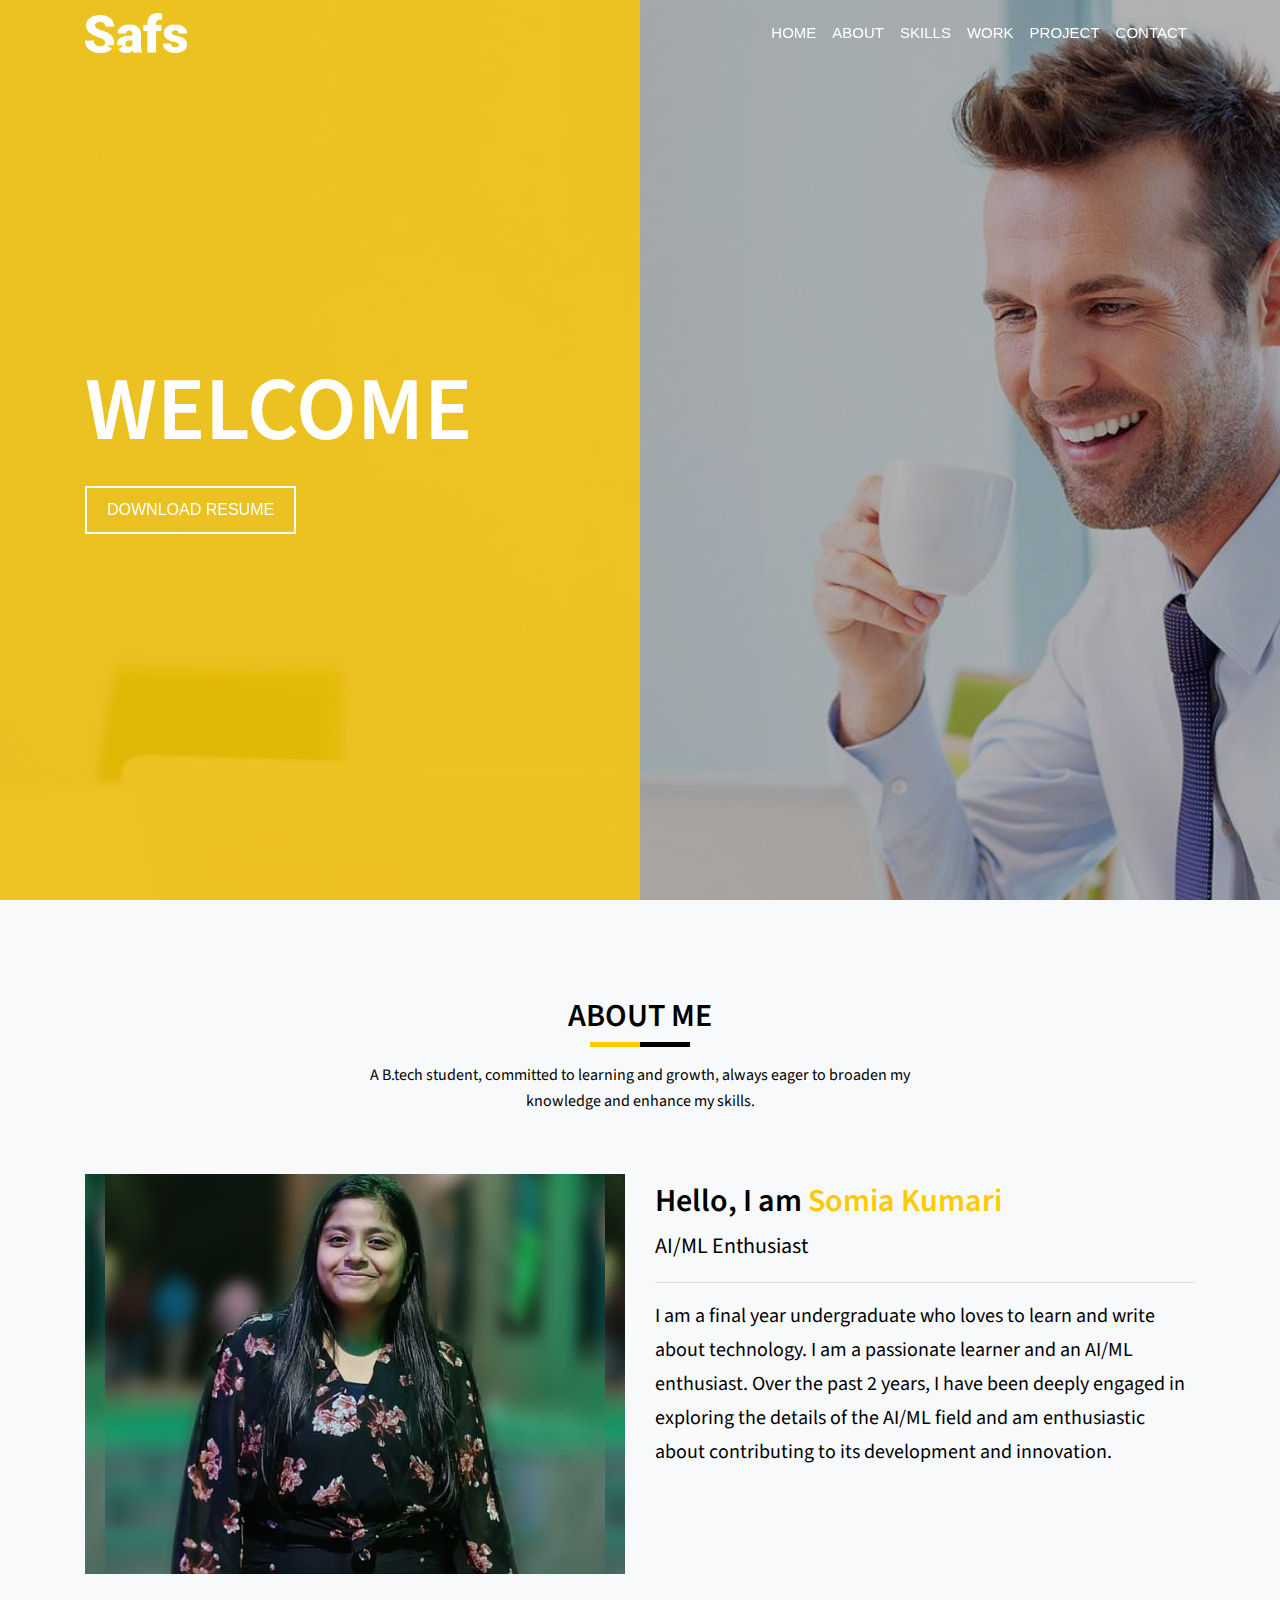
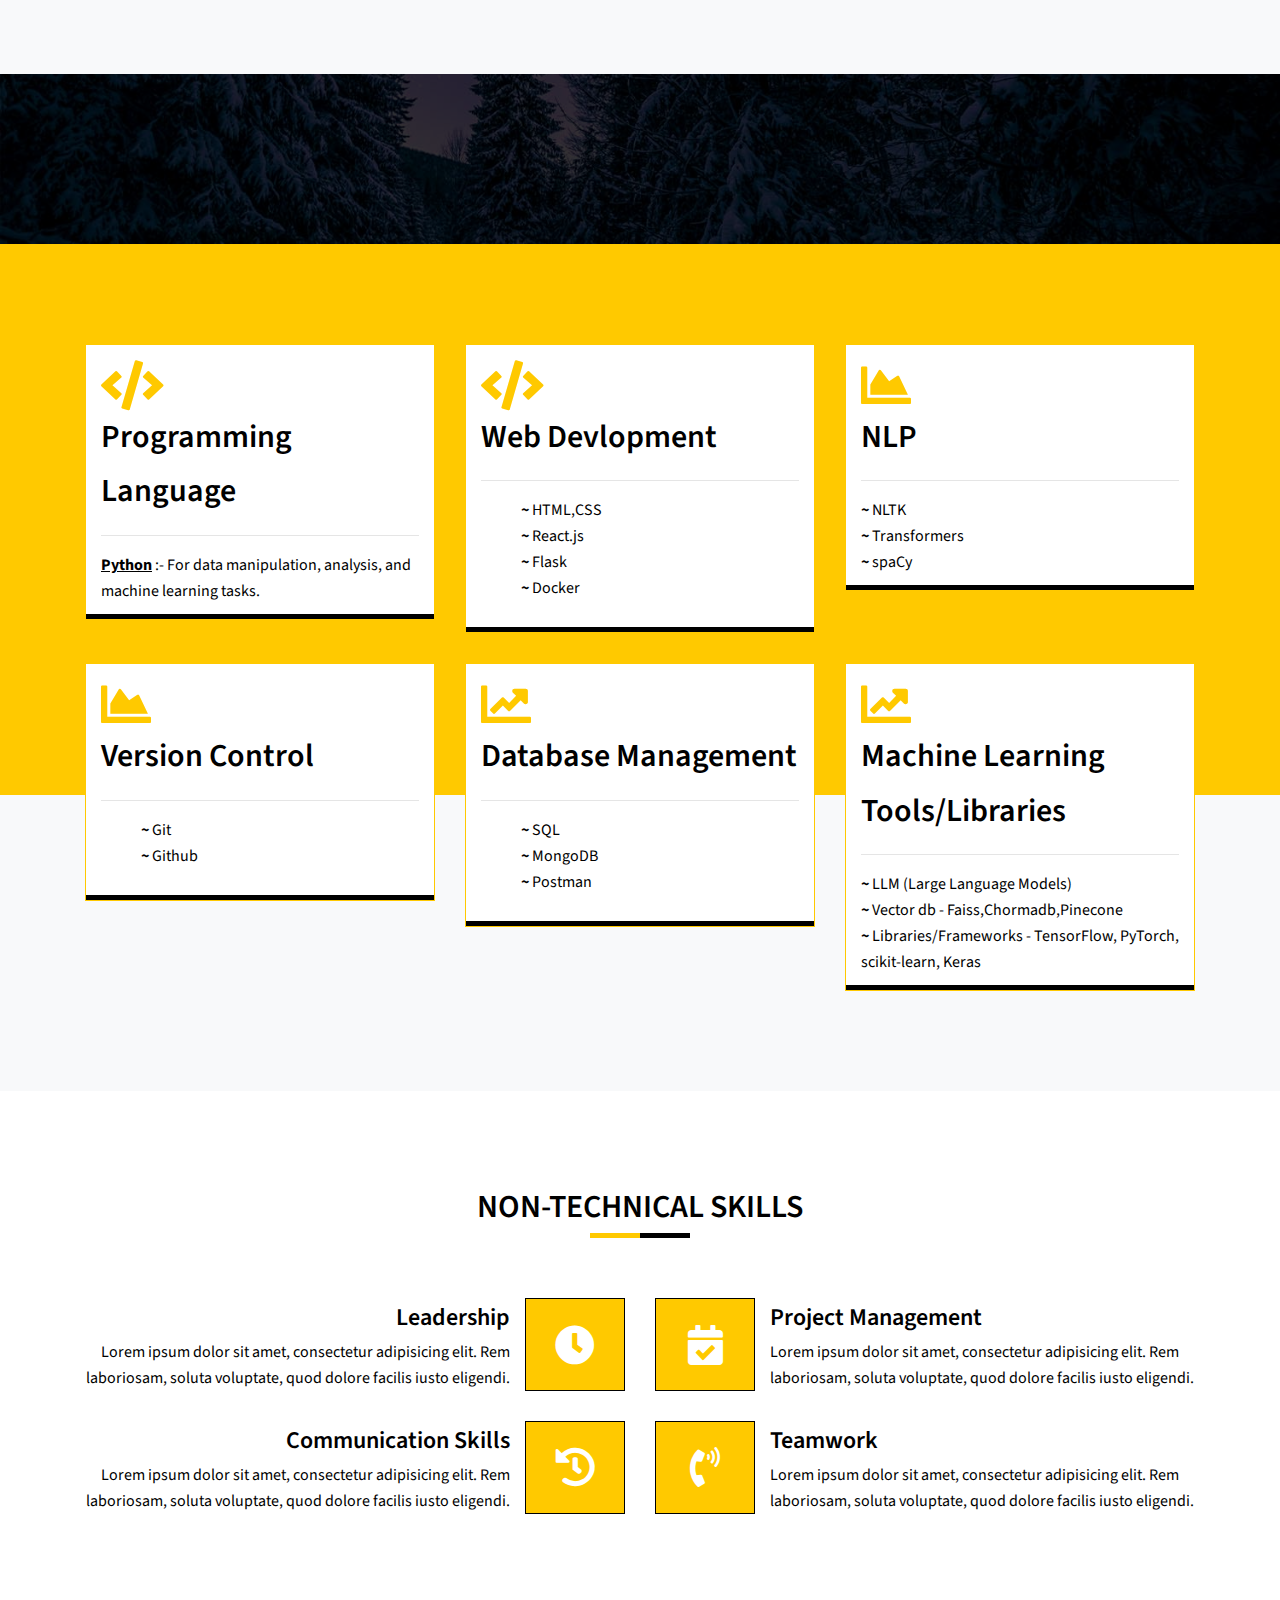
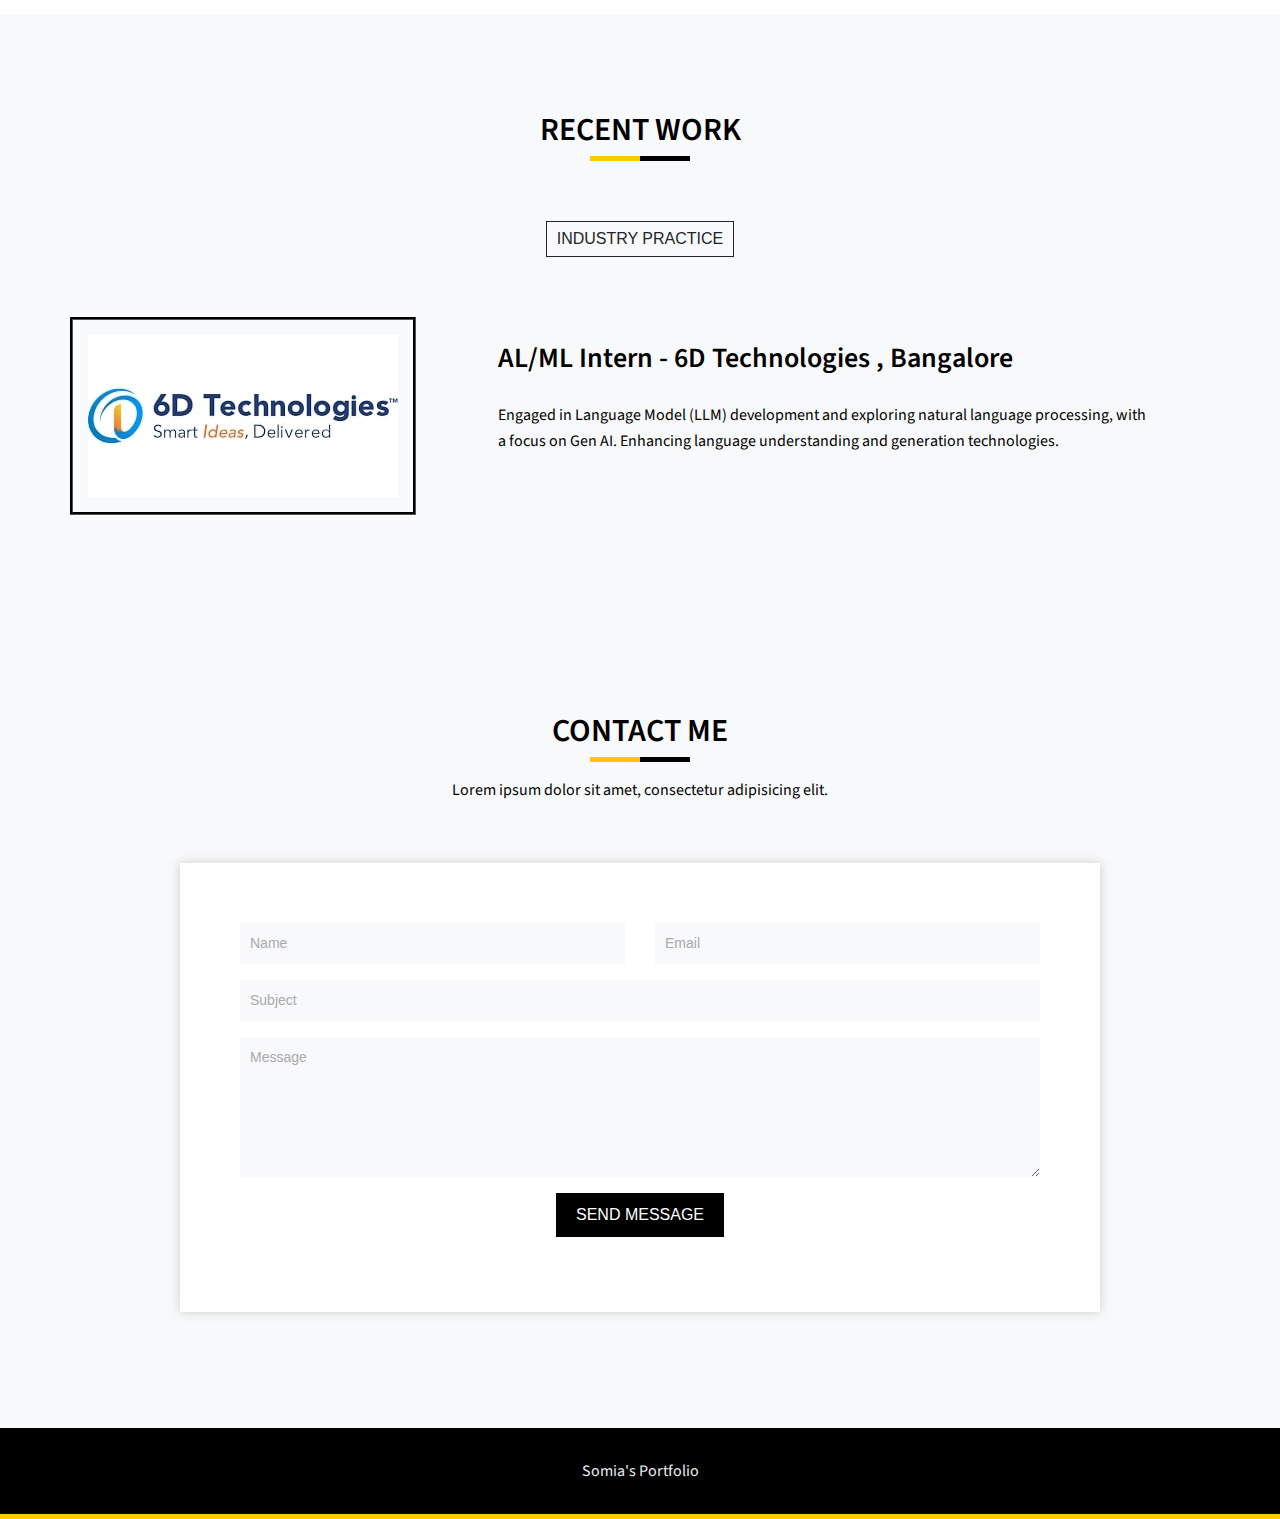
<file: index.html>
<!-- ====== Google Fonts ====== -->
<link href="https://fonts.googleapis.com/css?family=Source+Sans+Pro:300,400,600" rel="stylesheet">

<!-- ====== ALL CSS ====== -->
<link rel="stylesheet" href="assets/css/bootstrap.min.css">
<link rel="stylesheet" href="assets/css/fontawesome-all.min.css">
<link rel="stylesheet" href="assets/css/lightbox.min.css">
<link rel="stylesheet" href="assets/css/owl.carousel.min.css">
<link rel="stylesheet" href="assets/css/animate.css">
<link rel="stylesheet" href="style.css">
<link rel="stylesheet" href="assets/css/responsive.css">



<!DOCTYPE html>
<html lang="en">

<head>
    <meta name="viewport" content="width=device-width, initial-scale=1">
    <meta http-equiv="X-UA-Compatible" content="IE=edge" />
    <meta charset="UTF-8">
    <title></title>

    <!-- ====== Google Fonts ====== -->
    <link href="https://fonts.googleapis.com/css?family=Source+Sans+Pro:300,400,600" rel="stylesheet">

    <!-- ====== ALL CSS ====== -->
    <link rel="stylesheet" href="assets/css/bootstrap.min.css">
    <link rel="stylesheet" href="assets/css/fontawesome-all.min.css">
    <link rel="stylesheet" href="assets/css/lightbox.min.css">
    <link rel="stylesheet" href="assets/css/owl.carousel.min.css">
    <link rel="stylesheet" href="assets/css/animate.css">
    <link rel="stylesheet" href="style.css">
    <link rel="stylesheet" href="assets/css/responsive.css">

</head>

<body data-spy="scroll" data-target=".navbar-nav">
    
     <!-- Preloader -->
    <div class="preloader">
        <div class="spinner">
            <div class="cube1"></div>
            <div class="cube2"></div>
        </div>
    </div>
    <!-- // Preloader -->
    

    <!-- ====== Header ====== -->
    <header id="header" class="header">
        <!-- ====== Navbar ====== -->
        <nav class="navbar navbar-expand-lg fixed-top">
            <div class="container">
                <!-- Logo -->
                <a class="navbar-brand logo" href="index.html">
                    <img src="assets/images/logo.png" alt="logo">
                </a>
                <!-- // Logo -->

                <!-- Mobile Menu -->
                <button class="navbar-toggler" type="button" data-toggle="collapse" data-target="#navbarSupportedContent" aria-expanded="false"><span><i class="fa fa-bars"></i></span></button>
                <!-- Mobile Menu -->

               <div class="collapse navbar-collapse main-menu" id="navbarSupportedContent">
                    <ul class="navbar-nav ml-auto">
                        <li class="nav-item active"><a class="nav-link" href="index.html#home">HOME</a></li>
                        <li class="nav-item"><a class="nav-link" href="index.html#about">ABOUT</a></li>
                        <li class="nav-item"><a class="nav-link" href="index.html#service">SKILLS</a></li>
                        <li class="nav-item"><a class="nav-link" href="index.html#portfolio">WORK</a></li>
                        <li class="nav-item"><a class="nav-link" href="project.html">PROJECT</a></li>
                        <li class="nav-item"><a class="nav-link pr0" href="index.html#contact">CONTACT</a></li>
                    </ul>
                </div>
            </div>
        </nav>
        <!-- ====== // Navbar ====== -->
    </header>
    <!-- ====== // Header ====== -->

    <!-- ====== Hero Area ====== -->
    <div class="hero-aria" id="home">
        <!-- Hero Area Content -->
        <div class="container">
            <div class="hero-content h-100">
                <div class="d-table">
                    <div class="d-table-cell">
                        <h2 class="text-uppercase">WELCOME</h2>

            
            
                        <a href="#about" class="button smooth-scroll">Download Resume</a>
                    </div>
                </div>
            </div>
        </div>
        <!-- // Hero Area Content -->
        <!-- Hero Area Slider -->
        <div class="hero-area-slids owl-carousel">
            <div class="single-slider">
                <!-- Single Background -->
                <div class="slider-bg" style="background-image: url(assets/images/hero-area/img-1.jpg)"></div>
                <!-- // Single Background -->
            </div>
            <div class="single-slider">
                <!-- Single Background -->
                <div class="slider-bg" style="background-image: url(assets/images/hero-area/img-2.jpg)"></div>
                <!-- // Single Background -->
            </div>
        </div>
        <!-- // Hero Area Slider -->
    </div>
    <!-- ====== //Hero Area ====== -->

    <!-- ====== Featured Area ====== -->
    
                <!-- single featured item -->
                <!-- single featured item -->
                
    <!-- ====== //Featured Area ====== -->

    <!-- ====== About Area ====== -->
    <section id="about" class="section-padding about-area bg-light">
        <div class="container">
            <!-- Section Title -->
            <div class="row justify-content-center">
                <div class="col-lg-6 ">
                    <div class="section-title text-center">
                        <h2>About Me</h2>
                        <p>A  B.tech student, committed to learning and growth, always eager to broaden my
                            knowledge and enhance my skills.</p>
                    </div>
                </div>
            </div>
            <!-- //Section Title -->
            <div class="row">
                <div class="col-lg-6">
                    <div class="about-bg" style="background-image:url(assets/images/mine.jpeg)">
                    </div>
                </div>
                <div class="col-lg-6">
                    <div class="about-content">
                        <h2>Hello, I am <span>Somia Kumari</span></h2>
                        <h4>AI/ML Enthusiast</h4>
                        <p>
                            <hr>
                            <h6 style="font-size: 20px; font-weight: normal;">
                                I am a final year undergraduate who loves to learn and write about technology. I am a passionate learner and an AI/ML enthusiast. Over the past 2 years, I have been deeply engaged in exploring the details of the AI/ML field and am enthusiastic about contributing to its development and innovation.
                            </h6>
                        </p>
                        
                                    

                           
                            <!-- //Single skill -->

                            <!-- Single skill -->
                            
                           
                            <!-- //Single skill -->

                        </div>
                        <!-- //Skill Area -->
                    </div>
                </div>
            </div>
        </div>
    </section>
    <!-- ====== // About Area ====== -->


    <!-- ====== Fact Counter Section ====== -->
    <!-- ====================================================================
            NOTE: You need to change  'data-count="10"' and 'p' Eliments 
        ===================================================================== -->
    <section class="section-padding pb-70 bg-img fact-counter" id="counter" style="background-image: url(assets/images/fan-fact-bg.jpg)">
        <div class="container">
            <div class="row">
                
                <!-- // Single Fact Counter -->
                <!-- Single Fact Counter -->
                
                <!-- // Single Fact Counter -->
                <!-- Single Fact Counter -->
                
                <!-- // Single Fact Counter -->
                <!-- Single Fact Counter -->
                
                <!-- // Single Fact Counter -->
            </div>
        </div>
    </section>
    <!-- ====== //Fact Counter Section ====== -->

    <!-- ====== Service Section ====== -->
    <section id="service" class="section-padding pb-70 service-area bg-light">
        <div class="container">
            <!-- //Section Title -->

            <div class="row">
                <!-- Single Service -->
                <div class="col-lg-4 col-md-6">
                    <div class="single-service">
                        <div class="service-icon">
                            <i class="fa fa-code"></i>
                        </div>
                        <h2>Programming Language</h2>
                        <hr>
                        <p><b><u>Python</u></b> :- For data manipulation, analysis, and machine learning tasks.
                        
                        </p>
                    </div>
                </div>
                <!-- //Single Service -->
                <div class="col-lg-4 col-md-6">
                    <div class="single-service">
                        <div class="service-icon">
                            <i class="fa fa-code"></i>
                        </div>
                        <h2>Web Devlopment</h2>
                        <hr>
                        <ul>
                            <p><b>~</b> HTML,CSS</p>
                            <p><b>~</b> React.js</p>
                            <p><b>~</b> Flask</p>
                            <p><b>~</b> Docker</p>
                        </ul>
                    </div>
                </div>
                <!-- Single Service -->
                <div class="col-lg-4 col-md-6">
                    <div class="single-service">
                        <div class="service-icon">
                            <i class="fa fa-chart-area"></i>
                        </div>
                        <h2>NLP</h2>
                        <hr>
                        <p><b>~</b> NLTK</p>
                        <p><b>~</b> Transformers</p>
                        <p><b>~</b> spaCy</p>
                    </div>
                </div>
                <!-- //Single Service -->
                <!-- Single Service -->
                <div class="col-lg-4 col-md-6">
                    <div class="single-service">
                        <div class="service-icon">
                            <i class="fa fa-chart-area"></i>
                        </div>
                        <h2>Version Control</h2>
                        <hr>
                        <ul> <!-- Add a list element for bullet points -->
                            <p><b>~</b> Git</p>
                            <p><b>~</b> Github</p>
                        </ul>
                    </div>
                </div>
                <!-- //Single Service -->
                <!-- Single Service -->
                <div class="col-lg-4 col-md-6">
                    <div class="single-service">
                        <div class="service-icon">
                            <i class="fa fa-chart-line"></i>
                        </div>
                        <h2>Database Management</h2>
                        <hr>
                        <ul>
                            <p><b>~</b> SQL</p>
                            <p><b>~</b> MongoDB</p>
                            <p><b>~</b> Postman</p>
                        </ul>
                    </div>
                </div>
                <!-- //Single Service -->
                <!-- Single Service -->
                <div class="col-lg-4 col-md-6">
                    <div class="single-service">
                        <div class="service-icon">
                            <i class="fa fa-chart-line"></i>
                        </div>
                        <h2>Machine Learning Tools/Libraries</h2>
                        <hr>
                            <p><b>~</b> LLM (Large Language Models)</p>
                            <p><b>~</b> Vector db - Faiss,Chormadb,Pinecone</p>
                            <p><b>~</b> Libraries/Frameworks - TensorFlow, PyTorch, scikit-learn, Keras</p>
                    </div>
                </div>
                <!-- //Single Service -->
            </div>

        </div>
    </section>
    <!-- ====== //Service Section ====== -->

    <!-- ====== Why choose Me Section ====== -->
    <section id="" class="section-padding why-choose-us pb-70">
        <div class="container">
            <!-- Section Title -->
            <div class="row justify-content-center">
                <div class="col-lg-6 ">
                    <div class="section-title text-center">
                        <h2>Non-Technical Skills</h2>
                        
                    </div>
                </div>
            </div>
            <!-- //Section Title -->
            <div class="row">
                <!-- Single Why choose me -->
                <div class="col-md-6">
                    <div class="single-why-me why-me-left">
                        <div class="why-me-icon">
                            <div class="d-table">
                                <div class="d-table-cell">
                                    <i class="fa fa-clock"></i>
                                </div>
                            </div>
                        </div>
                        <h4>Leadership</h4>
                        <p>Lorem ipsum dolor sit amet, consectetur adipisicing elit. Rem laboriosam, soluta voluptate, quod dolore facilis iusto eligendi.</p>
                    </div>
                </div>
                <!-- // Single Why choose me -->

                <!-- Single Why choose me -->
                <div class="col-md-6">
                    <div class="single-why-me why-me-right">
                        <div class="why-me-icon">
                            <div class="d-table">
                                <div class="d-table-cell">
                                    <i class="fa fa-calendar-check"></i>
                                </div>
                            </div>
                        </div>
                        <h4>Project Management</h4>
                        <p>Lorem ipsum dolor sit amet, consectetur adipisicing elit. Rem laboriosam, soluta voluptate, quod dolore facilis iusto eligendi.</p>
                    </div>
                </div>
                <!-- // Single Why choose me -->

                <!-- Single Why choose me -->
                <div class="col-md-6">
                    <div class="single-why-me why-me-left">
                        <div class="why-me-icon">
                            <div class="d-table">
                                <div class="d-table-cell">
                                    <i class="fa fa-history"></i>
                                </div>
                            </div>
                        </div>
                        <h4>Communication Skills</h4>
                        <p>Lorem ipsum dolor sit amet, consectetur adipisicing elit. Rem laboriosam, soluta voluptate, quod dolore facilis iusto eligendi.</p>
                    </div>
                </div>
                <!-- // Single Why choose me -->

                <!-- Single Why choose me -->
                <div class="col-md-6">
                    <div class="single-why-me why-me-right">
                        <div class="why-me-icon">
                            <div class="d-table">
                                <div class="d-table-cell">
                                    <i class="fa fa-phone-volume"></i>
                                </div>
                            </div>
                        </div>
                        <h4>Teamwork</h4>
                        <p>Lorem ipsum dolor sit amet, consectetur adipisicing elit. Rem laboriosam, soluta voluptate, quod dolore facilis iusto eligendi.</p>
                    </div>
                </div>
                <!-- // Single Why choose me -->
            </div>
        </div>
    </section>
    <!-- ====== //Why choose Me Section ====== -->

    <!-- ====== Portfolio Section ====== -->
    <section id="portfolio" class="section-padding pb-85 portfolio-area bg-light">
        <div class="container">
            <!-- Section Title -->
            <div class="row justify-content-center">
                <div class="col-lg-6 ">
                    <div class="section-title text-center">
                        <h2>Recent Work</h2>
                        
                    </div>
                </div>
            </div>
            <!-- //Section Title -->
            <div class="row justify-content-center">
                <!-- Work List Menu-->
                <div class="col-lg-8">
                    <div class="work-list text-center">
                        <ul>
                            
                            
                            <li class="filter" data-filter=".graphic">INDUSTRY PRACTICE</li>
                            
                        </ul>
                    </div>
                </div>
                <!-- // Work List Menu -->
            </div>
            <div class="row portfolio">
                <!-- Single Portfolio -->
                
                <!-- // Single Portfolio -->
                <div class="single-portfolio">
                    <div class="portfolio-content">
                        <div class="image-wrapper">
                            <img src="assets/images/portfolio/image-10.jpg" alt="Portfolio Image">
                        </div>
                        <div class="content">
                            <!-- Your content goes here -->
                            <h3>AL/ML Intern - 6D Technologies , Bangalore</h3>
                            <p>Engaged in Language Model (LLM) development and exploring natural language processing, with a focus on Gen AI. Enhancing language understanding and generation technologies.</p>
                        </div>
                    </div>
                </div>
                <!-- // Single Portfolio -->
                
                <!-- // Single Portfolio -->
                <!-- Single Portfolio -->
                
                <!-- // Single Portfolio -->
                <!-- Single Portfolio -->
                
                <!-- // Single Portfolio -->
                <!-- Single Portfolio -->
                
                <!-- // Single Portfolio -->
                <!-- Single Portfolio -->
               
                <!-- // Single Portfolio -->
                <!-- Single Portfolio -->
                
                <!-- // Single Portfolio -->
                <!-- Single Portfolio -->
                
                <!-- // Single Portfolio -->
            </div>
        </div>
    </section>
    <!-- ====== // Portfolio Section ====== -->

    <!-- ====== Frequently asked questions ====== -->
   


    <!-- ====== Contact Area ====== -->
    <section id="contact" class="section-padding contact-section bg-light">
        <div class="container">
            <!-- Section Title -->
            <div class="row justify-content-center">
                <div class="col-lg-6 ">
                    <div class="section-title text-center">
                        <h2>Contact Me</h2>
                        <p>Lorem ipsum dolor sit amet, consectetur adipisicing elit.</p>
                    </div>
                </div>
            </div>
            <!-- //Section Title -->

            <!-- Contact Form -->
            <div class="row justify-content-center">
                <div class="col-lg-10">
                    <!-- Form -->
                    <form id="contact-form" action="mail.php" method="post" class="contact-form bg-white">
                        <div class="row">
                            <div class="col-lg-6 form-group">
                                <input type="text" class="form-control" name="name" required placeholder="Name">
                            </div>
                            <div class="col-lg-6 form-group">
                                <input type="email" class="form-control" name="email" required placeholder="Email">
                            </div>
                        </div>
                        <div class="form-group">
                            <input type="text" class="form-control" name="subject" required placeholder="Subject">
                        </div>

                        <div class="form-group">
                            <textarea name="message" id="" class="form-control" required placeholder="Message"></textarea>
                        </div>
                        <div class="form-btn text-center">
                            <button class="button" type="submit">Send Message</button>
                            <p class="form-message"></p>
                        </div>
                    </form>
                    <!-- // Form -->
                </div>
            </div>
            <!-- // Contact Form -->
        </div>
    </section>
    <!-- ====== // Contact Area ====== -->


    <!-- ====== Footer Area ====== -->
    <footer class="footer-area">
        <div class="container">
            <div class="row">
                <div class="col-lg-12 text-center">
                    <div class="copyright-text">
                        <p class="text-white">  <a href=>Somia's Portfolio</a></p>
                    </div>
                </div>
            </div>
        </div>
    </footer>
    <!-- ====== // Footer Area ====== -->






     <!-- ====== ALL JS ====== -->
   <script src="assets/js/jquery-3.3.1.min.js"></script>
    <script src="assets/js/bootstrap.min.js"></script>
    <script src="assets/js/lightbox.min.js"></script>
    <script src="assets/js/owl.carousel.min.js"></script>
    <script src="assets/js/jquery.mixitup.js"></script>
    <script src="assets/js/wow.min.js"></script>
    <script src="assets/js/typed.js"></script>
    <script src="assets/js/skill.bar.js"></script>
    <script src="assets/js/fact.counter.js"></script>
    <script src="assets/js/main.js"></script>

</body>

</html>
</file>
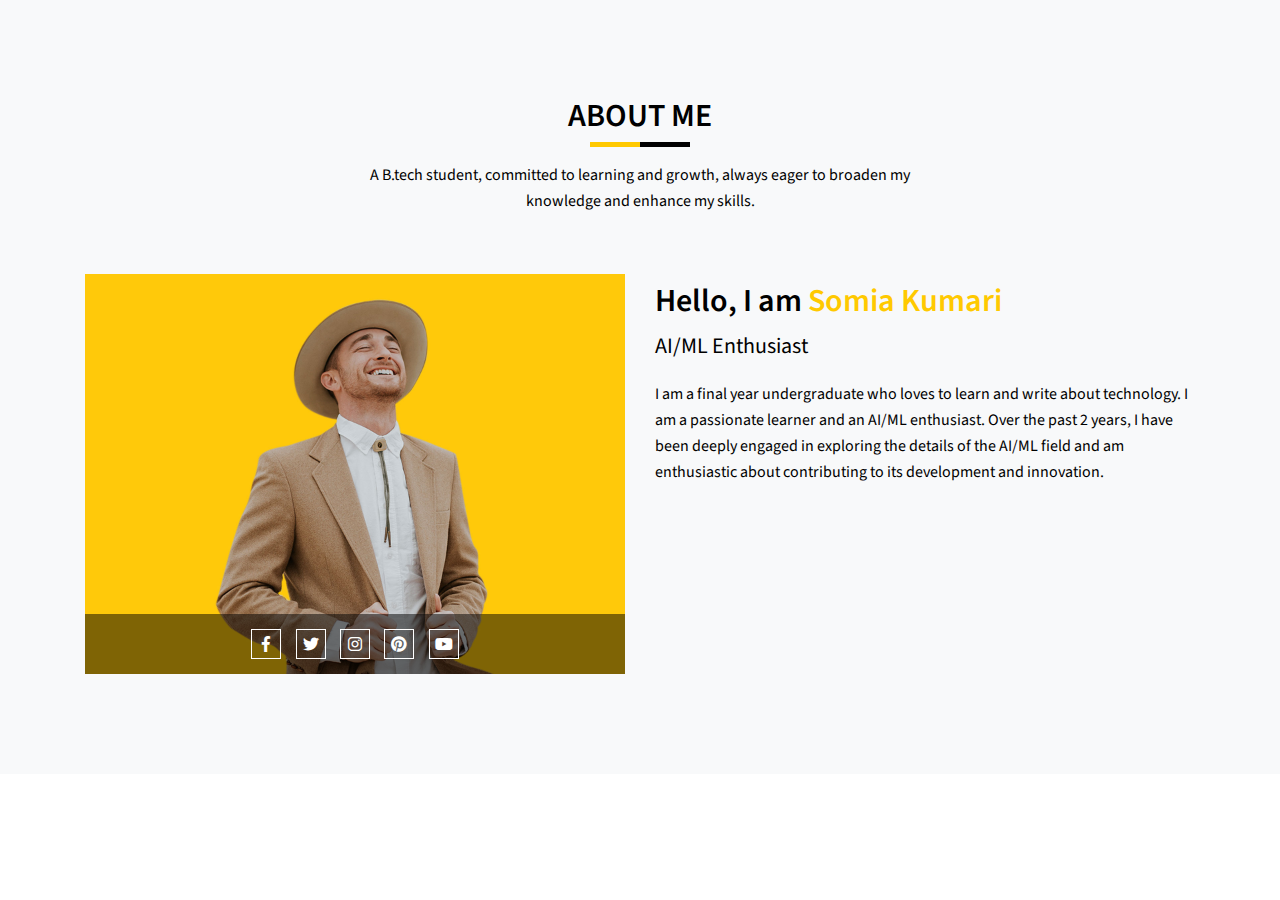
<file: about.html>
<!DOCTYPE html>
<html lang="en">

<head>
    <meta charset="UTF-8">
    <meta name="viewport" content="width=device-width, initial-scale=1">
    <title>About Me</title>
    <!-- ====== Google Fonts ====== -->
    <link href="https://fonts.googleapis.com/css?family=Source+Sans+Pro:300,400,600" rel="stylesheet">

    <!-- ====== ALL CSS ====== -->
    <link rel="stylesheet" href="assets/css/bootstrap.min.css">
    <link rel="stylesheet" href="assets/css/fontawesome-all.min.css">
    <link rel="stylesheet" href="assets/css/lightbox.min.css">
    <link rel="stylesheet" href="assets/css/owl.carousel.min.css">
    <link rel="stylesheet" href="assets/css/animate.css">
    <link rel="stylesheet" href="style.css">
    <link rel="stylesheet" href="assets/css/responsive.css">
</head>

<body>
    <!-- ====== About Area ====== -->
    <section id="about" class="section-padding about-area bg-light">
        <div class="container">
            <!-- Section Title -->
            <div class="row justify-content-center">
                <div class="col-lg-6 ">
                    <div class="section-title text-center">
                        <h2>About Me</h2>
                        <p>A B.tech student, committed to learning and growth, always eager to broaden my knowledge and enhance my skills.</p>
                    </div>
                </div>
            </div>
            <!-- //Section Title -->
            <div class="row">
                <div class="col-lg-6">
                    <div class="about-bg" style="background-image:url(assets/images/about-bg.jpg)">
                        <!-- Social Link -->
                        <div class="social-aria">
                            <a target="_blank" href="#"><i class="fab fa-facebook-f"></i></a>
                            <a target="_blank" href="#"><i class="fab fa-twitter"></i></a>
                            <a target="_blank" href="#"><i class="fab fa-instagram"></i></a>
                            <a target="_blank" href="#"><i class="fab fa-pinterest"></i></a>
                            <a target="_blank" href="#"><i class="fab fa-youtube"></i></a>
                        </div>
                        <!-- // Social Link -->
                    </div>
                </div>
                <div class="col-lg-6">
                    <div class="about-content">
                        <h2>Hello, I am <span>Somia Kumari</span></h2>
                        <h4>AI/ML Enthusiast</h4>
                        <p>I am a final year undergraduate who loves to learn and write about technology. I am a passionate learner and an AI/ML enthusiast. Over the past 2 years, I have been deeply engaged in exploring the details of the AI/ML field and am enthusiastic about contributing to its development and innovation.</p>
                    </div>
                </div>
            </div>
        </div>
    </section>
    <!-- ====== // About Area ====== -->

    <!-- ====== ALL JS ====== -->
    <script src="assets/js/jquery-3.3.1.min.js"></script>
    <script src="assets/js/bootstrap.min.js"></script>
    <script src="assets/js/lightbox.min.js"></script>
    <script src="assets/js/owl.carousel.min.js"></script>
    <script src="assets/js/jquery.mixitup.js"></script>
    <script src="assets/js/wow.min.js"></script>
    <script src="assets/js/typed.js"></script>
    <script src="assets/js/main.js"></script>
</body>

</html>
</file>
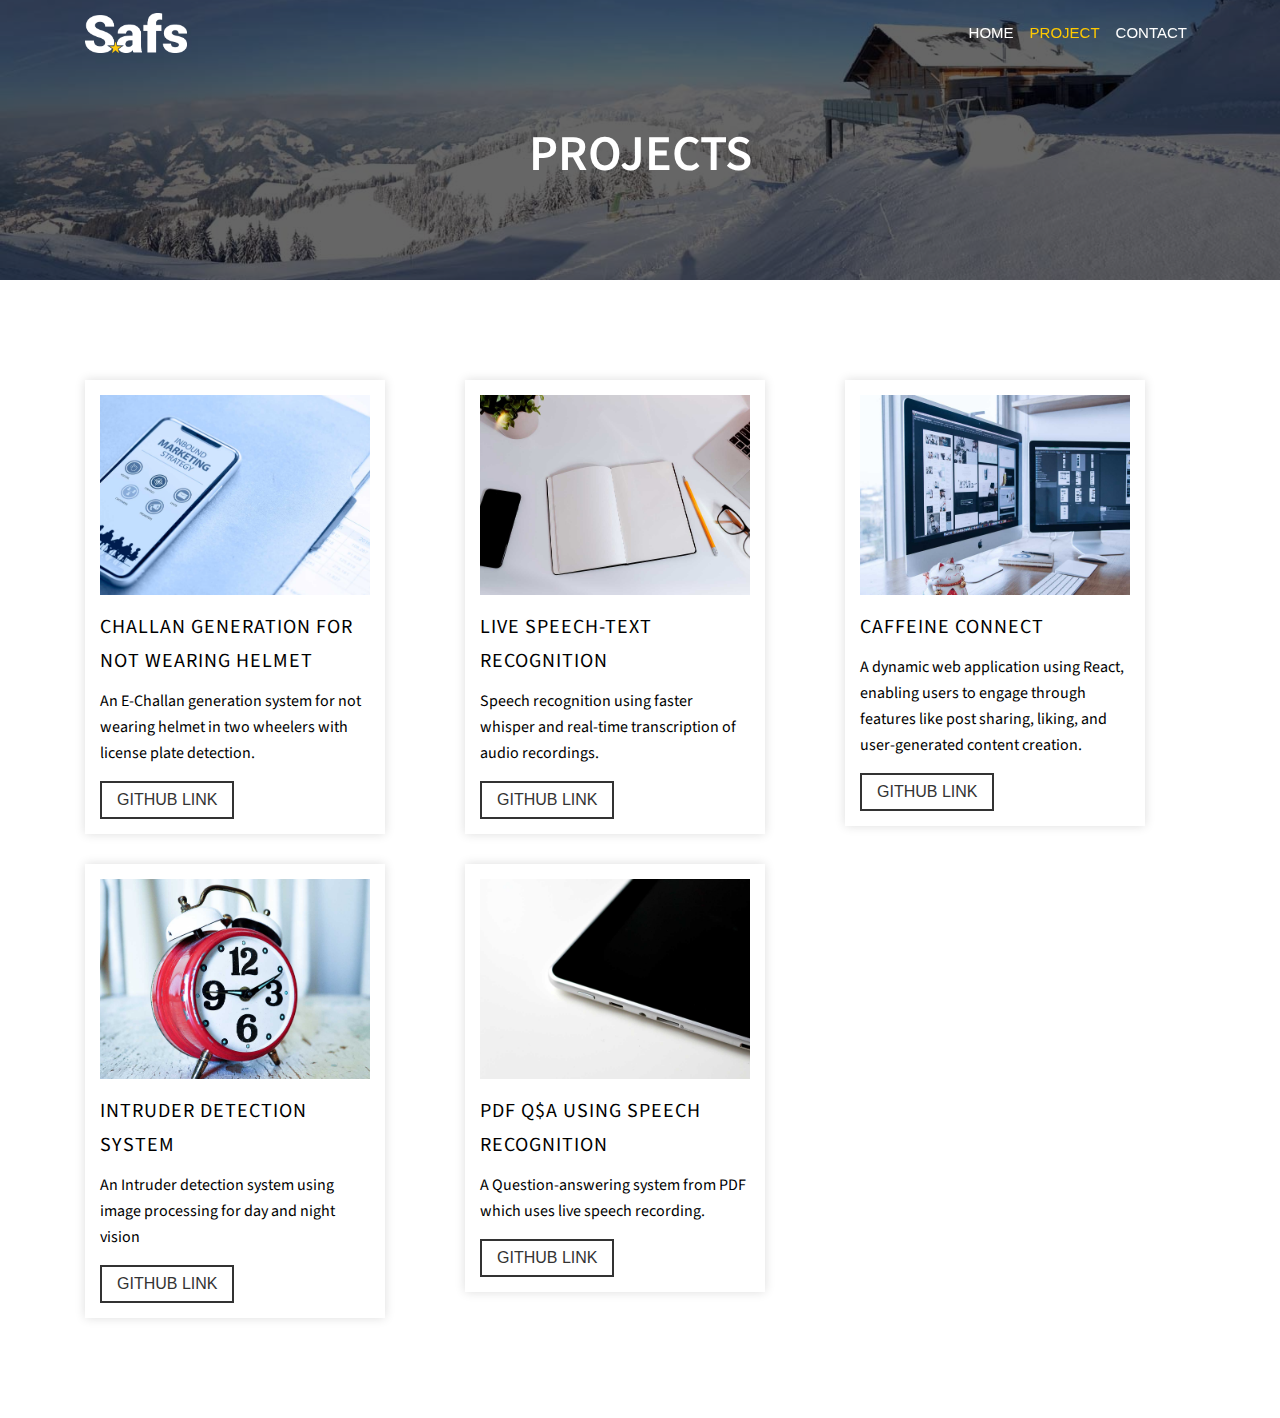
<file: blog.html>
<!DOCTYPE html>
<html lang="en">

<head>
    <meta name="viewport" content="width=device-width, initial-scale=1">
    <meta http-equiv="X-UA-Compatible" content="IE=edge" />
    <meta charset="UTF-8">
    <title>Blog | Safs - HTML</title>

    <!-- ====== Google Fonts ====== -->
    <link href="https://fonts.googleapis.com/css?family=Source+Sans+Pro:300,400,600" rel="stylesheet">

    <!-- ====== ALL CSS ====== -->
    <link rel="stylesheet" href="assets/css/bootstrap.min.css">
    <link rel="stylesheet" href="assets/css/fontawesome-all.min.css">
    <link rel="stylesheet" href="assets/css/lightbox.min.css">
    <link rel="stylesheet" href="assets/css/owl.carousel.min.css">
    <link rel="stylesheet" href="assets/css/animate.css">
    <link rel="stylesheet" href="style.css">
    <link rel="stylesheet" href="assets/css/responsive.css">

</head>

<body data-spy="scroll" data-target=".navbar-nav">

    <!-- ====== Header ====== -->
    <header id="header" class="header">
        <!-- ====== Navbar ====== -->
        <nav class="navbar navbar-expand-lg fixed-top">
            <div class="container">
                <!-- Logo -->
                <a class="navbar-brand logo" href="index.html">
                    <img src="assets/images/logo.png" alt="logo">
                </a>
                <!-- // Logo -->

                <!-- Mobile Menu -->
                <button class="navbar-toggler" type="button" data-toggle="collapse" data-target="#navbarSupportedContent" aria-expanded="false"><span><i class="fa fa-bars"></i></span></button>
                <!-- Mobile Menu -->

                <div class="collapse navbar-collapse main-menu" id="navbarSupportedContent">
                    <ul class="navbar-nav ml-auto">
                        <li class="nav-item"><a class="nav-link" href="index.html">HOME</a></li>
                        <li class="nav-item"><a class="nav-link active" href="blog.html">PROJECT</a></li>
                        <li class="nav-item"><a class="nav-link" href="contact.html">CONTACT</a></li>
                    </ul>
                </div>
            </div>
        </nav>
        <!-- ====== // Navbar ====== -->

        <!-- Page Title -->
        <div class="page-title bg-img section-padding bg-overlay" style="background-image: url(assets/images/breadcrumb.jpg)">
            <div class="container">
                <div class="row justify-content-center">
                    <div class="col-lg-6 text-center">
                        <h2>Projects</h2>
                    </div>
                </div>
            </div>
        </div>
        <!-- // Page Title -->
    </header>
    <!-- ====== // Header ====== -->



    <section class="blog-section">
        <div class="container">
            <div class="row">
                <div class="col-lg-12">
                    <div class="blog-area">
                        <div class="row">
                            <!-- Single Blog -->
                            <div class="col-lg-4">
                                <div class="single-blog">
                                    <div class="blog-thumb" style="background-image: url(assets/images/blog/img-1.jpg)"></div>
                                    <h4 class="blog-title"><a href="single-blog.html">CHALLAN GENERATION FOR NOT WEARING HELMET</a></h4>
                                    <p class="blog-meta"><a href="#"></a></p>
                                    <p>An E-Challan generation system for not wearing helmet in two wheelers with license plate detection.</p>
                                    <a href="https://github.com/somia20/Challan-Generation-system-for-not-wearing-helmet" class="button">Github Link</a>
                                </div>
                            </div>
                            <!-- Single Blog -->
                            <!-- Single Blog -->
                            <div class="col-lg-4">
                                <div class="single-blog">
                                    <div class="blog-thumb" style="background-image: url(assets/images/blog/img-2.jpg)"></div>
                                    <h4 class="blog-title"><a href="single-blog.html">LIVE SPEECH-TEXT RECOGNITION</a></h4>
                                    <p class="blog-meta"><a href="#"></a></p>
                                    <p>Speech recognition using faster whisper and real-time transcription of audio recordings.</p>
                                    <a href="https://github.com/somia20/Live-Speech-Text-transcription-using-faster-whisper" class="button">Github Link</a>
                                </div>
                            </div>
                            <!-- Single Blog -->
                            <!-- Single Blog -->
                            <div class="col-lg-4">
                                <div class="single-blog">
                                    <div class="blog-thumb" style="background-image: url(assets/images/blog/img-3.jpg)"></div>
                                    <h4 class="blog-title"><a href="single-blog.html">CAFFEINE CONNECT</a></h4>
                                    <p class="blog-meta"><a href="#"></a></p>
                                    <p>A dynamic web application using React, enabling users to engage through features like post sharing, liking, and user-generated content creation.</p>
                                    <a href="https://github.com/somia20/Caffeine-Connect---A-react-app" class="button">Github Link</a>
                                </div>
                            </div>
                            <!-- Single Blog -->
                            <!-- Single Blog -->
                            <div class="col-lg-4">
                                <div class="single-blog">
                                    <div class="blog-thumb" style="background-image: url(assets/images/blog/img-4.jpg)"></div>
                                    <h4 class="blog-title"><a href="single-blog.html">INTRUDER DETECTION SYSTEM</a></h4>
                                    <p class="blog-meta"><a href="#"></a></p>
                                    <p>An Intruder detection system using image processing for day and night vision</p>
                                    <a href="https://github.com/somia20/Intruder-Detection-System-Day-and-Night-Vision-" class="button">Github Link</a>
                                </div>
                            </div>
                            <!-- Single Blog -->
                            <!-- Single Blog -->
                            <div class="col-lg-4">
                                <div class="single-blog">
                                    <div class="blog-thumb" style="background-image: url(assets/images/blog/img-5.jpg)"></div>
                                    <h4 class="blog-title"><a href="single-blog.html">PDF Q$A USING SPEECH RECOGNITION</a></h4>
                                    <p class="blog-meta"><a href="#"></a></p>
                                    <p>A Question-answering system from PDF which uses live speech recording. </p>
                                    <a href="https://github.com/somia20/PDF-QA-WITH-SPEECH-RECOGNITION" class="button">Github Link</a>
                                </div>
                            </div>
                            <!-- Single Blog -->
                        </div>
                        
                    </div>
                </div>
            </div>
        </div>
    </section>

    


    <!-- ====== ALL JS ====== -->
    <script src="assets/js/jquery-3.3.1.min.js"></script>
    <script src="assets/js/bootstrap.min.js"></script>
    <script src="assets/js/lightbox.min.js"></script>
    <script src="assets/js/owl.carousel.min.js"></script>
    <script src="assets/js/jquery.mixitup.js"></script>
    <script src="assets/js/wow.min.js"></script>
    <script src="assets/js/typed.js"></script>
    <script src="assets/js/main.js"></script>

</body>

</html>
</file>
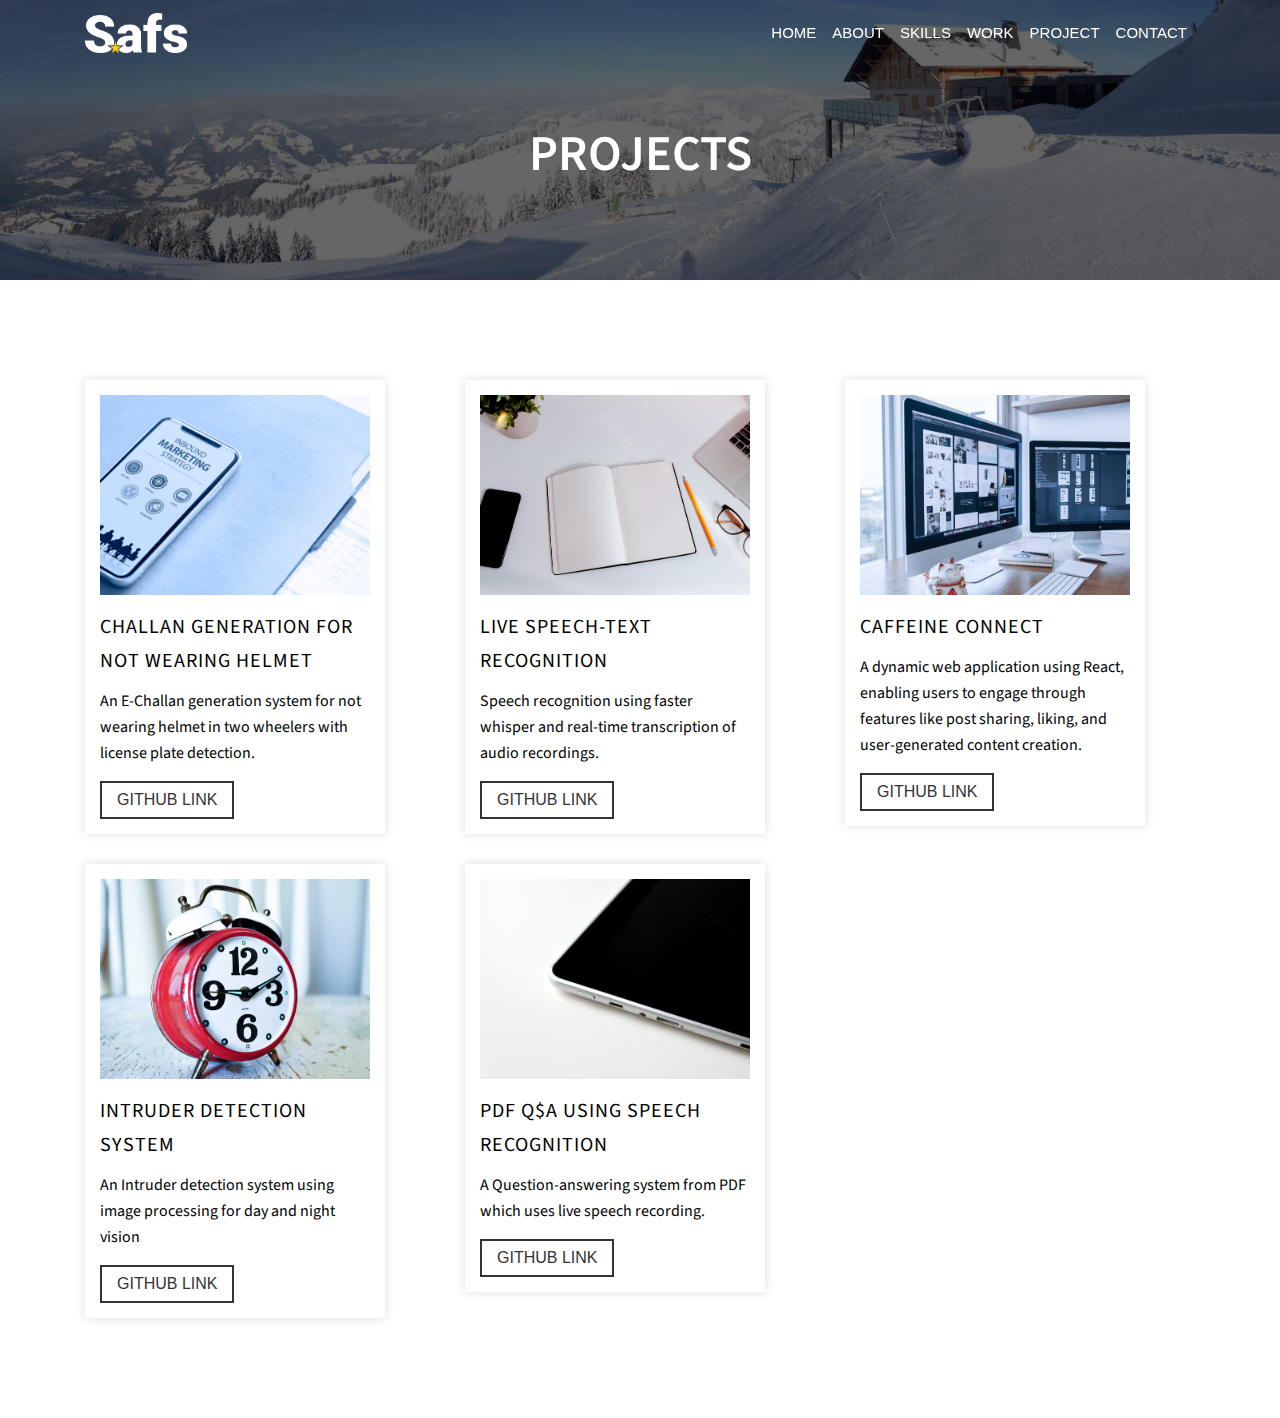
<file: project.html>
<!DOCTYPE html>
<html lang="en">

<head>
    <meta name="viewport" content="width=device-width, initial-scale=1">
    <meta http-equiv="X-UA-Compatible" content="IE=edge" />
    <meta charset="UTF-8">
    <title>Blog | Safs - HTML</title>

    <!-- ====== Google Fonts ====== -->
    <link href="https://fonts.googleapis.com/css?family=Source+Sans+Pro:300,400,600" rel="stylesheet">

    <!-- ====== ALL CSS ====== -->
    <link rel="stylesheet" href="assets/css/bootstrap.min.css">
    <link rel="stylesheet" href="assets/css/fontawesome-all.min.css">
    <link rel="stylesheet" href="assets/css/lightbox.min.css">
    <link rel="stylesheet" href="assets/css/owl.carousel.min.css">
    <link rel="stylesheet" href="assets/css/animate.css">
    <link rel="stylesheet" href="style.css">
    <link rel="stylesheet" href="assets/css/responsive.css">

</head>

<body data-spy="scroll" data-target=".navbar-nav">

    <!-- ====== Header ====== -->
    <header id="header" class="header">
        <!-- ====== Navbar ====== -->
        <nav class="navbar navbar-expand-lg fixed-top">
            <div class="container">
                <!-- Logo -->
                <a class="navbar-brand logo" href="index.html">
                    <img src="assets/images/logo.png" alt="logo">
                </a>
                <!-- // Logo -->

                <!-- Mobile Menu -->
                <button class="navbar-toggler" type="button" data-toggle="collapse" data-target="#navbarSupportedContent" aria-expanded="false"><span><i class="fa fa-bars"></i></span></button>
                <!-- Mobile Menu -->

                <div class="collapse navbar-collapse main-menu" id="navbarSupportedContent">
                    <ul class="navbar-nav ml-auto">
                        <li class="nav-item active"><a class="nav-link" href="index.html#home">HOME</a></li>
                        <li class="nav-item"><a class="nav-link" href="index.html#about">ABOUT</a></li>
                        <li class="nav-item"><a class="nav-link" href="index.html#service">SKILLS</a></li>
                        <li class="nav-item"><a class="nav-link" href="index.html#portfolio">WORK</a></li>
                        <li class="nav-item"><a class="nav-link" href="project.html">PROJECT</a></li>
                        <li class="nav-item"><a class="nav-link pr0" href="index.html#contact">CONTACT</a></li>
                    </ul>
                </div>
            </div>
        </nav>
        <!-- ====== // Navbar ====== -->

        <!-- Page Title -->
        <div class="page-title bg-img section-padding bg-overlay" style="background-image: url(assets/images/breadcrumb.jpg)">
            <div class="container">
                <div class="row justify-content-center">
                    <div class="col-lg-6 text-center">
                        <h2>Projects</h2>
                    </div>
                </div>
            </div>
        </div>
        <!-- // Page Title -->
    </header>
    <!-- ====== // Header ====== -->



    <section class="blog-section">
        <div class="container">
            <div class="row">
                <div class="col-lg-12">
                    <div class="blog-area">
                        <div class="row">
                            <!-- Single Blog -->
                            <div class="col-lg-4">
                                <div class="single-blog">
                                    <div class="blog-thumb" style="background-image: url(assets/images/blog/img-1.jpg)"></div>
                                    <h4 class="blog-title"><a href="single-blog.html">CHALLAN GENERATION FOR NOT WEARING HELMET</a></h4>
                                    <p class="blog-meta"><a href="#"></a></p>
                                    <p>An E-Challan generation system for not wearing helmet in two wheelers with license plate detection.</p>
                                    <a href="https://github.com/somia20/Challan-Generation-system-for-not-wearing-helmet" class="button">Github Link</a>
                                </div>
                            </div>
                            <!-- Single Blog -->
                            <!-- Single Blog -->
                            <div class="col-lg-4">
                                <div class="single-blog">
                                    <div class="blog-thumb" style="background-image: url(assets/images/blog/img-2.jpg)"></div>
                                    <h4 class="blog-title"><a href="single-blog.html">LIVE SPEECH-TEXT RECOGNITION</a></h4>
                                    <p class="blog-meta"><a href="#"></a></p>
                                    <p>Speech recognition using faster whisper and real-time transcription of audio recordings.</p>
                                    <a href="https://github.com/somia20/Live-Speech-Text-transcription-using-faster-whisper" class="button">Github Link</a>
                                </div>
                            </div>
                            <!-- Single Blog -->
                            <!-- Single Blog -->
                            <div class="col-lg-4">
                                <div class="single-blog">
                                    <div class="blog-thumb" style="background-image: url(assets/images/blog/img-3.jpg)"></div>
                                    <h4 class="blog-title"><a href="single-blog.html">CAFFEINE CONNECT</a></h4>
                                    <p class="blog-meta"><a href="#"></a></p>
                                    <p>A dynamic web application using React, enabling users to engage through features like post sharing, liking, and user-generated content creation.</p>
                                    <a href="https://github.com/somia20/Caffeine-Connect---A-react-app" class="button">Github Link</a>
                                </div>
                            </div>
                            <!-- Single Blog -->
                            <!-- Single Blog -->
                            <div class="col-lg-4">
                                <div class="single-blog">
                                    <div class="blog-thumb" style="background-image: url(assets/images/blog/img-4.jpg)"></div>
                                    <h4 class="blog-title"><a href="single-blog.html">INTRUDER DETECTION SYSTEM</a></h4>
                                    <p class="blog-meta"><a href="#"></a></p>
                                    <p>An Intruder detection system using image processing for day and night vision</p>
                                    <a href="https://github.com/somia20/Intruder-Detection-System-Day-and-Night-Vision-" class="button">Github Link</a>
                                </div>
                            </div>
                            <!-- Single Blog -->
                            <!-- Single Blog -->
                            <div class="col-lg-4">
                                <div class="single-blog">
                                    <div class="blog-thumb" style="background-image: url(assets/images/blog/img-5.jpg)"></div>
                                    <h4 class="blog-title"><a href="single-blog.html">PDF Q$A USING SPEECH RECOGNITION</a></h4>
                                    <p class="blog-meta"><a href="#"></a></p>
                                    <p>A Question-answering system from PDF which uses live speech recording. </p>
                                    <a href="https://github.com/somia20/PDF-QA-WITH-SPEECH-RECOGNITION" class="button">Github Link</a>
                                </div>
                            </div>
                            <!-- Single Blog -->
                        </div>
                        
                    </div>
                </div>
            </div>
        </div>
    </section>

    


    <!-- ====== ALL JS ====== -->
    <script src="assets/js/jquery-3.3.1.min.js"></script>
    <script src="assets/js/bootstrap.min.js"></script>
    <script src="assets/js/lightbox.min.js"></script>
    <script src="assets/js/owl.carousel.min.js"></script>
    <script src="assets/js/jquery.mixitup.js"></script>
    <script src="assets/js/wow.min.js"></script>
    <script src="assets/js/typed.js"></script>
    <script src="assets/js/main.js"></script>

</body>

</html>
</file>
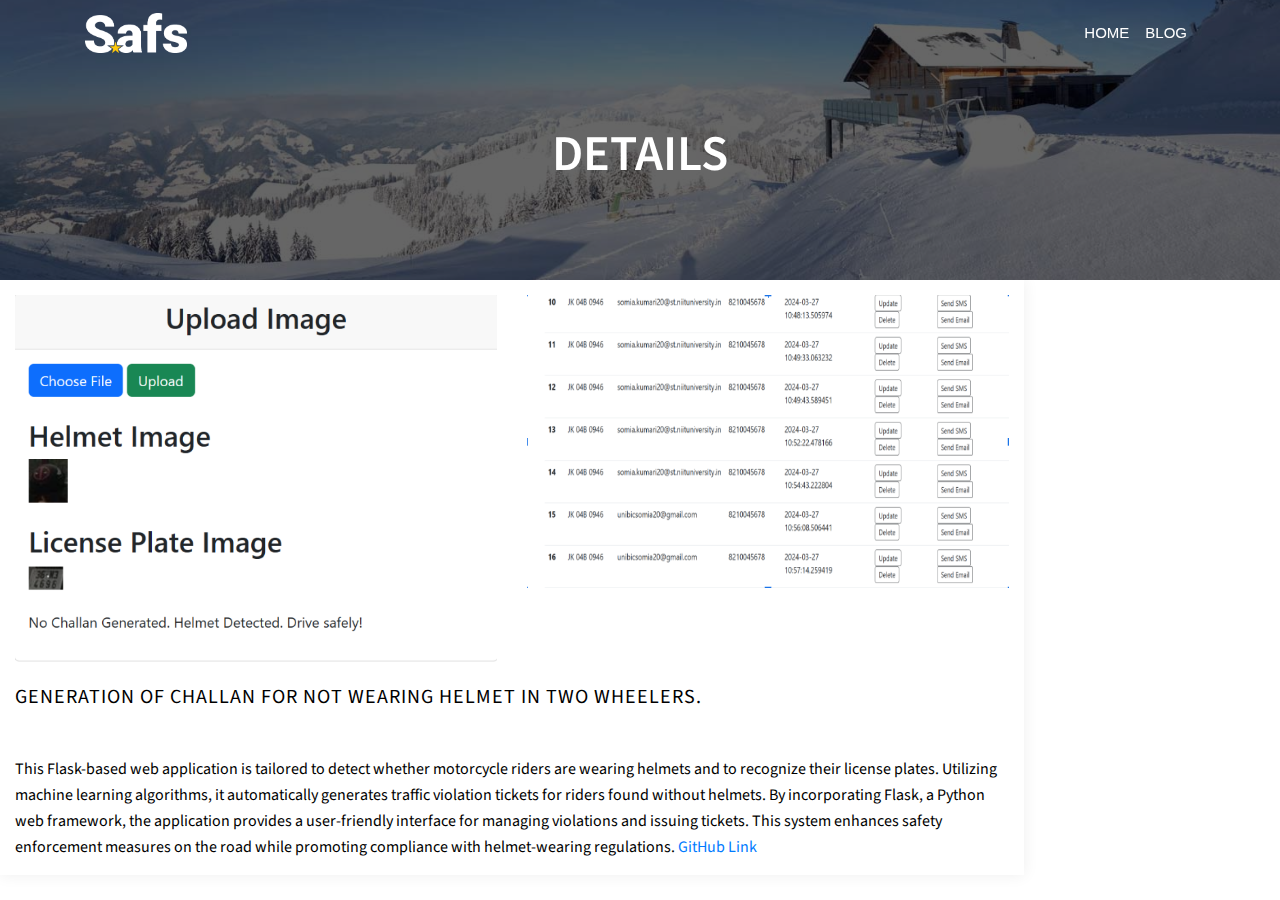
<file: single-blog.html>
<!DOCTYPE html>
<html lang="en">

<head>
    <meta name="viewport" content="width=device-width, initial-scale=1">
    <meta http-equiv="X-UA-Compatible" content="IE=edge" />
    <meta charset="UTF-8">
    <title>Single Blog | Safs - HTML</title>

    <!-- ====== Google Fonts ====== -->
    <link href="https://fonts.googleapis.com/css?family=Source+Sans+Pro:300,400,600" rel="stylesheet">

    <!-- ====== ALL CSS ====== -->
    <link rel="stylesheet" href="assets/css/bootstrap.min.css">
    <link rel="stylesheet" href="assets/css/fontawesome-all.min.css">
    <link rel="stylesheet" href="assets/css/lightbox.min.css">
    <link rel="stylesheet" href="assets/css/owl.carousel.min.css">
    <link rel="stylesheet" href="assets/css/animate.css">
    <link rel="stylesheet" href="style.css">
    <link rel="stylesheet" href="assets/css/responsive.css">

</head>

<body data-spy="scroll" data-target=".navbar-nav">
    <!-- ====== Header ====== -->
    <header id="header" class="header"> <!-- ====== Navbar ====== -->
        <nav class="navbar navbar-expand-lg fixed-top">
            <div class="container">
                <!-- Logo -->
                <a class="navbar-brand logo" href="index.html">
                    <img src="assets/images/logo.png" alt="logo">
                </a>
                <!-- // Logo -->

                <!-- Mobile Menu -->
                <button class="navbar-toggler" type="button" data-toggle="collapse" data-target="#navbarSupportedContent" aria-expanded="false"><span><i class="fa fa-bars"></i></span></button>
                <!-- Mobile Menu -->

                <div class="collapse navbar-collapse main-menu" id="navbarSupportedContent">
                    <ul class="navbar-nav ml-auto">
                        <li class="nav-item"><a class="nav-link" href="index.html">HOME</a></li>
                        <li class="nav-item"><a class="nav-link active" href="blog.html">BLOG</a></li>
                    </ul>
                </div>
            </div>
        </nav>
        <!-- ====== // Navbar ====== -->

        <!-- Page Title -->
<div class="page-title bg-img section-padding bg-overlay" style="background-image: url(assets/images/breadcrumb.jpg)">
    <div class="container">
        <div class="row justify-content-center">
            <div class="col-lg-6 text-center">
                <h2>DETAILS</h2>
            </div>
        </div>
    </div>
</div>
<!-- // Page Title -->
</header>
<!-- ====== // Header ====== -->


<div class="smaller-image">
    <div class="row">
        <div class="col-lg-6">
            <img src="assets/images/blog/port-challan.PNG" alt="" class="blog-img">
        </div>
        <div class="col-lg-6">
            <img src="assets/images/blog/database1.PNG" alt="" class="blog-img">
        </div>
    </div>
    <h4 class="blog-title"><a href="#">Generation of Challan for not wearing helmet in two wheelers.</a></h4>
    <p class="blog-meta"><a class="user-name" href="#"></a><span class="blog-date"></span><a href="#" class="blog-comment"></a></p>
    <div class="blog-main-content">
        <p>
            This Flask-based web application is tailored to detect whether motorcycle riders are wearing helmets and to recognize their license plates. Utilizing machine learning algorithms, it automatically generates traffic violation tickets for riders found without helmets. By incorporating Flask, a Python web framework, the application provides a user-friendly interface for managing violations and issuing tickets. This system enhances safety enforcement measures on the road while promoting compliance with helmet-wearing regulations.
            <a href="https://github.com/somia20/Challan-Generation-system-for-not-wearing-helmet">GitHub Link</a> <!-- Replace "yourusername" and "yourproject" with your GitHub username and project repository name -->
        </p>
    </div>
    <!-- // Blog Comments -->
</div>


                <!-- // Blog Main Content -->

                <!-- Sidebar -->
                
                        <!-- Sidebar Widget -->

                        <!-- Sidebar Widget -->
                        
                        <!-- Sidebar Widget -->

                        <!-- Sidebar Widget -->
                        
                                <!-- Single Recent Post -->
                                <!-- Single Recent Post -->
                                
                                <!-- Single Recent Post -->
                                <!-- Single Recent Post -->
                                
                                <!-- Single Recent Post -->
                                <!-- Single Recent Post -->
                                
                                <!-- Single Recent Post -->
                            
                        <!-- Sidebar Widget -->

                        <!-- Sidebar Widget -->
                       
                        <!-- Sidebar Widget -->
                    
                
                <!-- // Sidebar -->
            
        
    
    <!-- ====== Footer Area ====== -->
    
    <!-- ====== // Footer Area ====== -->


    <!-- ====== ALL JS ====== -->
    <script src="assets/js/jquery-3.3.1.min.js"></script>
    <script src="assets/js/bootstrap.min.js"></script>
    <script src="assets/js/lightbox.min.js"></script>
    <script src="assets/js/owl.carousel.min.js"></script>
    <script src="assets/js/jquery.mixitup.js"></script>
    <script src="assets/js/wow.min.js"></script>
    <script src="assets/js/typed.js"></script>
    <script src="assets/js/main.js"></script>

</body>

</html>
</file>
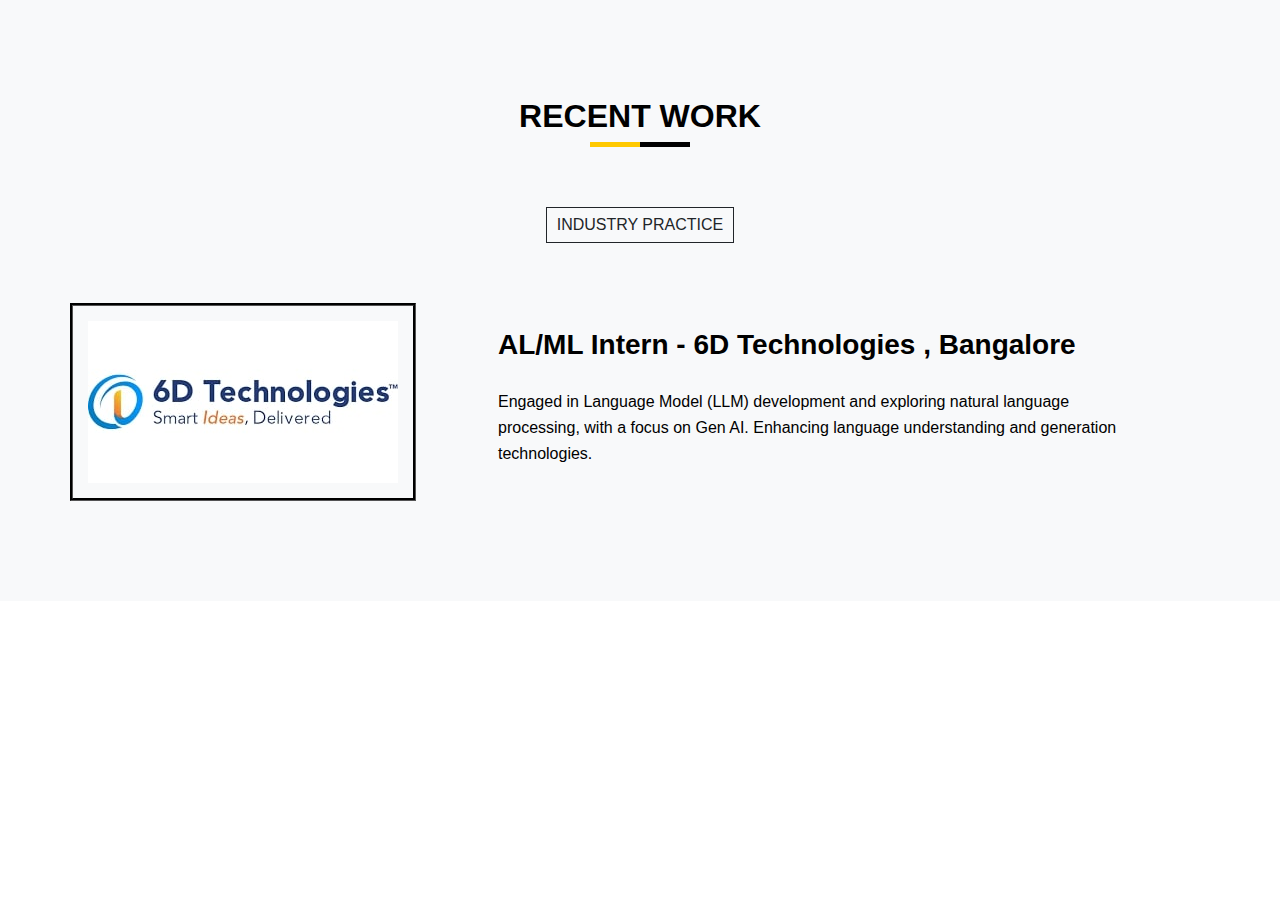
<file: work.html>
<!DOCTYPE html>
<html lang="en">

<!-- ====== ALL CSS ====== -->
<link rel="stylesheet" href="assets/css/bootstrap.min.css">
<link rel="stylesheet" href="assets/css/fontawesome-all.min.css">
<link rel="stylesheet" href="assets/css/lightbox.min.css">
<link rel="stylesheet" href="assets/css/owl.carousel.min.css">
<link rel="stylesheet" href="assets/css/animate.css">
<link rel="stylesheet" href="style.css">
<link rel="stylesheet" href="assets/css/responsive.css">

    <section id="portfolio" class="section-padding pb-85 portfolio-area bg-light">
        <div class="container">
            <!-- Section Title -->
            <div class="row justify-content-center">
                <div class="col-lg-6 ">
                    <div class="section-title text-center">
                        <h2>Recent Work</h2>
                        
                    </div>
                </div>
            </div>
            <!-- //Section Title -->
            <div class="row justify-content-center">
                <!-- Work List Menu-->
                <div class="col-lg-8">
                    <div class="work-list text-center">
                        <ul>
                            
                            
                            <li class="filter" data-filter=".graphic">INDUSTRY PRACTICE</li>
                            
                        </ul>
                    </div>
                </div>
                <!-- // Work List Menu -->
            </div>
            <div class="row portfolio">
                <!-- Single Portfolio -->
                
                <!-- // Single Portfolio -->
                <div class="single-portfolio">
                    <div class="portfolio-content">
                        <div class="image-wrapper">
                            <img src="assets/images/portfolio/image-10.jpg" alt="Portfolio Image">
                        </div>
                        <div class="content">
                            <!-- Your content goes here -->
                            <h3>AL/ML Intern - 6D Technologies , Bangalore</h3>
                            <p>Engaged in Language Model (LLM) development and exploring natural language processing, with a focus on Gen AI. Enhancing language understanding and generation technologies.</p>
                        </div>
                    </div>
                </div>
</file>
<file: style.css>
/*
Theme Name: Safs
Author: AL Mamun
Author URI: https://themeforest.net/user/aseven
Version: 1.0
*/

/*
[Table of contents]

* Glogbal Style
* Preloader
* Section Title
* Main Menu / Navbar
* Hero Area / Welcome Area / Slider Area
* Featured Area
* About Area
* Fact Counter Section
* Service Section
* Why choose Me Section
* Portfolio Section
* Frequently asked questions
* Blog Section
  - Blog Main Page
  - Sidebar
  - Single Blog
* Testimonial Section
* Team Section
* Call to Action Area
* Pricing Area
* Contact Area 
* Footer Area
*/

/*============Glogbal Style================ */
html,
body {
    height: 100%;
}

p {
    font-family: 'Source Sans Pro', sans-serif;
    font-size: 16px;
    line-height: 26px;
    color: #000;
    margin: 0;
}

a {
    -webkit-transition: .3s;
    transition: .3s
}

a:hover {
    color: #000;
    text-decoration: none;
}

h1,
h2,
h3,
h4,
h5,
h6 {
    font-family: 'Source Sans Pro', sans-serif;
    color: #000;
    font-weight: 600;
    line-height: 1.7;
    margin: 0;
}

.d-table {
    width: 100%;
    height: 100%;
}

.d-table-cell {
    vertical-align: middle;
}

img {
    max-width: 100%;
    height: auto;
}

.button {
    color: #fff;
    display: inline-block;
    text-transform: uppercase;
    border: 2px solid;
    padding: 10px 20px;
}

.button:hover {
    color: #000;
}

.bg-a {
    background-color: #000;
}

.section-padding {
    padding: 100px 0;
}

.pb-70 {
    padding-bottom: 70px;
}

.pb-85 {
    padding-bottom: 85px;
}

.bg-img {
    background-color: #ddd;
    background-position: center;
    background-size: cover;
    position: relative;
    z-index: 1;
}

.bg-primari {
    background-color: #000 !important;
}

.bg-secondary {
    background-color: #ffc900 !important;
}

button:focus {
    outline: none;
}


/*::::::::::::::::::::::::::::::::::::
    Preloader
::::::::::::::::::::::::::::::::::::*/

.preloader {
    position: fixed;
    width: 100%;
    height: 100%;
    background-color: #000;
    z-index: 99999;
}

.spinner {
    position: absolute;
    left: 50%;
    margin-left: -20px;
    bottom: 50%;
    margin-bottom: -20px;
    width: 40px;
    height: 40px;
}

.cube1,
.cube2 {
    background-color: #ffc900;
    width: 25px;
    height: 25px;
    position: absolute;
    top: 0;
    left: 0;

    -webkit-animation: sk-cubemove 1.8s infinite ease-in-out;
    animation: sk-cubemove 1.8s infinite ease-in-out;
}

.cube2 {
    -webkit-animation-delay: -0.9s;
    animation-delay: -0.9s;
}

@-webkit-keyframes sk-cubemove {
    25% {
        -webkit-transform: translateX(42px) rotate(-90deg) scale(0.5)
    }
    50% {
        -webkit-transform: translateX(42px) translateY(42px) rotate(-180deg)
    }
    75% {
        -webkit-transform: translateX(0px) translateY(42px) rotate(-270deg) scale(0.5)
    }
    100% {
        -webkit-transform: rotate(-360deg)
    }
}

@keyframes sk-cubemove {
    25% {
        transform: translateX(42px) rotate(-90deg) scale(0.5);
        -webkit-transform: translateX(42px) rotate(-90deg) scale(0.5);
    }
    50% {
        transform: translateX(42px) translateY(42px) rotate(-179deg);
        -webkit-transform: translateX(42px) translateY(42px) rotate(-179deg);
    }
    50.1% {
        transform: translateX(42px) translateY(42px) rotate(-180deg);
        -webkit-transform: translateX(42px) translateY(42px) rotate(-180deg);
    }
    75% {
        transform: translateX(0px) translateY(42px) rotate(-270deg) scale(0.5);
        -webkit-transform: translateX(0px) translateY(42px) rotate(-270deg) scale(0.5);
    }
    100% {
        transform: rotate(-360deg);
        -webkit-transform: rotate(-360deg);
    }
}



/*::::::::::::::::::::::::::::::::::::
   Section Title
::::::::::::::::::::::::::::::::::::*/

.section-title {
    margin-bottom: 60px;
}

.section-title h2 {
    text-transform: uppercase;
    position: relative;
    font-size: 32px;
    padding-bottom: 15px;
    margin-bottom: 15px;
    line-height: 1;
}

.section-title h2:before,
.section-title h2:after {
    position: absolute;
    content: '';
    left: 50%;
    bottom: 0;
    width: 50px;
    height: 5px;
    background-color: #000;
}

.section-title h2:before {
    left: auto;
    right: 50%;
    background-color: #ffc900
}

/*::::::::::::::::::::::::::::::::::::
   Main Menu
::::::::::::::::::::::::::::::::::::*/
.navbar{
    -webkit-transition: .3s;
    transition: .3s;
}
.navbar-brand.logo img {
    max-height: 40px;
}

.navbar-expand-lg .navbar-nav .nav-link {
    color: #fff;
    font-size: 15px;
}

.navbar-expand-lg .navbar-nav .nav-link:hover,
.navbar-expand-lg .navbar-nav .nav-link.active {
    color: #ffc900;
}

/*::::::::::::::::::::::::::::::::::::
   Hero Area 
::::::::::::::::::::::::::::::::::::*/

.hero-aria,
.hero-area-slids,
.single-slider {
    height: 100%;
    position: relative;
    z-index: 1;
    background-position: center;
    background-size: cover;
}


.hero-aria:after {
    position: absolute;
    content: '';
    left: 0;
    bottom: 0;
    width: 50%;
    height: 100%;
    background-color: #ffc900;
    opacity: .8;
    -ms-filter: "progid:DXImageTransform.Microsoft.Alpha(Opacity=80)";
    z-index: 2;
}

.hero-area-slids .owl-stage-outer,
.hero-area-slids .owl-stage,
.hero-area-slids .owl-item {
    height: 100%;
}

.slider-bg {
    height: 100%;
    width: 100%;
    background-position: center;
    background-size: cover;
    position: relative;
    z-index: 1;
}


.slider-bg:after {
    content: '';
    position: absolute;
    left: 0;
    top: 0;
    width: 100%;
    height: 100%;
    background-color: #000;
    opacity: .3;
    -ms-filter: "progid:DXImageTransform.Microsoft.Alpha(Opacity=30)";
    z-index: -1;
}

.hero-content {
    position: absolute;
    z-index: 999;
    max-width: 40%;
}


.hero-content h2 {
    color: #fff;
    font-size: 90px;
    font-weight: 600;
    line-height: 1;
}

.hero-content .button {
    margin-top: 30px;
}

/*::::::::::::::::::::::::::::::::::::
   Featured Area
::::::::::::::::::::::::::::::::::::*/

.single-featured-item {
    padding: 15px;
    margin-bottom: 30px;
}

.single-featured-item-wrap {
    background-color: #fff;
    box-shadow: 0 0 10px #eee;
}

.single-featured-item-wrap h3 a {
    text-align: center;
    text-transform: uppercase;
    padding: 15px;
    color: #000;
    display: block;
    position: relative;
    z-index: 1;
}

.single-featured-item-wrap:hover a {
    color: #ffc900
}

.single-featured-item-wrap:hover a:after {
    height: 100%;
}

.single-featured-item-wrap h3 a:after {
    position: absolute;
    content: '';
    width: 100%;
    height: 0;
    background-color: #000;
    z-index: -1;
    left: 0;
    top: 0;
    -webkit-transition: .3s;
    transition: .3s;
}

.featured-icon {
    font-size: 60px;
    position: absolute;
    top: 0;
    color: #ffc900;
    opacity: .5;
    -ms-filter: "progid:DXImageTransform.Microsoft.Alpha(Opacity=50)";
}


/*::::::::::::::::::::::::::::::::::::
   About Area
::::::::::::::::::::::::::::::::::::*/

.about-bg {
    height: 100%;
    min-height: 400px;
    position: relative;
    background-size: 500px;
    background-position: center;
    background-color: #ffc900;
}

.social-aria a {
    color: #fff;
    width: 30px;
    height: 30px;
    display: inline-block;
    border: 1px solid;
    text-align: center;
    line-height: 30px;
    margin: 0 5px;
    -webkit-transition: .3s;
    transition: .3s;
}

.social-aria {
    position: absolute;
    bottom: 0;
    text-align: center;
    width: 100%;
    z-index: 1;
    padding: 15px;
}

.social-aria a:hover {
    border-radius: 50%;
}

.social-aria:after {
    position: absolute;
    content: '';
    background-color: #000;
    width: 100%;
    height: 100%;
    bottom: 0;
    left: 0;
    z-index: -1;
    opacity: .5;
    -ms-filter: "progid:DXImageTransform.Microsoft.Alpha(Opacity=50)";
}

.about-content h2 span {
    color: #ffc900;
    font-size: 100%;
}

.about-content h4 {
    font-weight: 400;
    font-size: 22px;
    margin-bottom: 15px;
}

.about-content p {
    font-weight: 400;
}

.about-content h5 {
    margin: 30px 0;
    text-transform: uppercase;
}

.skillbar {
    position: relative;
    display: block;
    margin-bottom: 15px;
    width: 100%;
    background: #eee;
    height: 35px;
    -webkit-transition-property: width, background-color;
    transition-property: width, background-color;
}

.skillbar-title {
    position: absolute;
    top: 0;
    left: 0;
    width: 110px;
    font-size: 14px;
    color: #ffffff;
    background: #000;
}

.skillbar-title span {
    display: block;
    padding: 0 20px;
    height: 35px;
    line-height: 35px;
}

.skillbar-bar {
    height: 35px;
    width: 0px;
    background-color: #ffc900;
}

.skill-bar-percent {
    position: absolute;
    right: 10px;
    top: 0;
    font-size: 14px;
    height: 35px;
    line-height: 35px;
}


/*::::::::::::::::::::::::::::::::::::
   Fact Counter Section
::::::::::::::::::::::::::::::::::::*/

.fact-counter:after {
    position: absolute;
    content: '';
    left: 0;
    top: 0;
    width: 100%;
    height: 100%;
    background-color: #000;
    z-index: -1;
    opacity: .8;
    -ms-filter: "progid:DXImageTransform.Microsoft.Alpha(Opacity=80)";
}


.single-fun-fact {
    border: 1px solid #fff;
    padding: 15px;
    margin-bottom: 30px;
}

.single-fun-fact h2 {
    line-height: 1;
    color: #fff;
}

.single-fun-fact h2 span {
    margin-right: 5px;
}

.single-fun-fact p {
    color: #fff;
    position: relative;
    margin-top: 30px;
}

.single-fun-fact p:after {
    position: absolute;
    content: '';
    left: 50%;
    top: -15px;
    width: 60px;
    margin-left: -30px;
    height: 1px;
    background-color: #fff;
}


/*::::::::::::::::::::::::::::::::::::
   Service Section
::::::::::::::::::::::::::::::::::::*/

.service-area {
    position: relative;
    z-index: 2;
}

.service-area .section-title h2:before {
    background-color: #fff;
}

.service-area:before {
    background-color: #ffc900;
    position: absolute;
    content: '';
    width: 100%;
    height: 65%;
    left: 0;
    top: 0;
}

.service-area.service-page:before {
    height: 100%;
}

.single-service {
    background-color: #fff;
    padding: 15px;
    border: 1px solid #ffc900;
    -webkit-transition: .3s;
    transition: .3s;
    margin-bottom: 30px;
    position: relative;
    z-index: 1;
}

.single-service h2,
.single-service p {
    -webkit-transition: .3s;
    transition: .3s;
}

.single-service:after {
    position: absolute;
    bottom: 0;
    left: 0;
    content: '';
    width: 100%;
    height: 5px;
    background-color: #000;
    z-index: -1;
    -webkit-transition: .3s;
    transition: .3s;
}

.single-service:hover h2,
.single-service:hover p {
    color: #fff
}

.single-service:hover:after {
    height: 100%;
}

.service-icon {
    font-size: 50px;
    color: #ffc900;
}



/*::::::::::::::::::::::::::::::::::::
   Why choose Me Section
::::::::::::::::::::::::::::::::::::*/

.single-why-me {
    position: relative;
    padding-right: 115px;
    text-align: right;
    margin-bottom: 30px;
}

.single-why-me:hover .why-me-icon {
    background-color: #000;
    color: #ffc900;
}

.why-me-right .why-me-icon,
.why-me-left .why-me-icon {
    color: #fff;
    position: absolute;
    font-size: 40px;
    width: 100px;
    height: 100%;
    border: 1px solid #000;
    text-align: center;
    line-height: 1;
    right: 0;
    bottom: 0;
    display: inline-block;
    background-color: #ffc900;
    -webkit-transition: .3s;
    transition: .3s;
}

.single-why-me.why-me-right {
    text-align: left;
    padding-right: 0;
    padding-left: 115px;

}

.why-me-right .why-me-icon {
    right: auto;
    left: 0;

}



/*::::::::::::::::::::::::::::::::::::
   Portfolio Section
::::::::::::::::::::::::::::::::::::*/

.work-list {
    margin-bottom: 60px;
}

.portfolio-area .mix {
    display: none;
}

.work-list ul {
    margin: 0;
    padding: 0;
    list-style: none;
}

.work-list ul li {
    display: inline-block;
    padding: 5px 10px;
    border: 1px solid;
    -webkit-transition: .3s;
    transition: .3s;
    cursor: pointer;
}

.work-list ul li.filter.active,
.work-list ul li:hover {
    color: #000;
    background-color: #ffc900;
    border-color: #ffc900;
}

.row.portfolio .col-lg-4 {
    padding-left: 7.5px;
    padding-right: 7.5px;
}

.single-portfolio {
    margin-bottom: 15px;
    background-position: center;
    background-size: cover;
    border: 3px groove #000;
    padding: 15px;
    position: relative;
    z-index: 1;
}

.single-portfolio img {
    max-width: 100%;
}

.portfolio-content {
    position: relative;
}

.portfolio-content .content {
    position: absolute;
    top: 0;
    left: calc(100% + 50px); /* Adjust this value to position the content outside the image */
    padding-left: 50px; /* Adjust this value to create space between the image and the content */
    width: 700px;
}

.portfolio-content .content h3,
.portfolio-content .content p {
    margin-bottom: 20px;
}




.portfolio-icon {
    position: absolute;
    top: 100%;
    margin-top: -20px;
    left: 50%;
    margin-left: -20px;
    opacity: 0;
    -ms-filter: "progid:DXImageTransform.Microsoft.Alpha(Opacity=0)";
    visibility: hidden;
    -webkit-transition: .6s;
    transition: .6s;
}

.single-portfolio:hover .portfolio-icon {
    opacity: 1;
    -ms-filter: "progid:DXImageTransform.Microsoft.Alpha(Opacity=100)";
    visibility: visible;
    top: 50%
}

.portfolio-icon a {
    font-size: 15px;
    color: #fff;
    width: 40px;
    height: 40px;
    border: 1px solid;
    display: inline-block;
    line-height: 40px;
    -webkit-transition: .3s;
    transition: .3s;
}

.portfolio-icon a:hover {
    border-radius: 50%;
}

.portfolio-hover h4 {
    color: #fff;
    text-transform: uppercase;
    text-align: center;
}

.portfolio-hover {
    position: absolute;
    width: 100%;
    left: 0;
    bottom: -60px;
    padding: 5px;
    z-index: 1;
    -webkit-transition: .3s;
    transition: .3s;
    opacity: 0;
    -ms-filter: "progid:DXImageTransform.Microsoft.Alpha(Opacity=0)";
    visibility: hidden;
}

.portfolio-hover:after {
    position: absolute;
    left: 0;
    bottom: 0;
    width: 100%;
    height: 100%;
    content: '';
    background-color: #000;
    z-index: -1;
}

.single-portfolio:hover .portfolio-hover {
    bottom: 0;
    opacity: 1;
    -ms-filter: "progid:DXImageTransform.Microsoft.Alpha(Opacity=100)";
    visibility: visible
}


/*::::::::::::::::::::::::::::::::::::
   Frequently asked questions
::::::::::::::::::::::::::::::::::::*/

.section-title.faq-title h2:after {
    background-color: #000;
}

.section-title.faq-title h2:before {
    background-color: #fff;
}

.faq-bg {
    height: 100%;
    min-height: 320px;
}

.single-faq {
    margin-bottom: 5px;
}

.single-faq h4 {
    color: #fff;
    padding: 5px 15px;
    background-color: #333;
    cursor: pointer;
    font-weight: 400;
    font-size: 24px;
    position: relative;
    z-index: 1;
}

.single-faq h4[aria-expanded="true"]:after {
    -webkit-transform: rotate(-180deg);
            transform: rotate(-180deg);
}

.single-faq h4:after {
    position: absolute;
    font-family: FontAwesome;
    content: "\f107";
    text-align: center;
    right: 0;
    top: 0;
    color: #fff;
    background-color: #000;
    width: 60px;
    height: 100%;
    line-height: 200%;
}

.faq-body {
    background: #3e3e3e;
    color: #fff;
    padding: 15px;
}


/*::::::::::::::::::::::::::::::::::::
   Blog Section
::::::::::::::::::::::::::::::::::::*/

.single-blog {
    background-color: #fff;
    padding: 15px;
    box-shadow: 0 0 10px #ddd;
    margin-bottom: 30px;
    margin-right: 50px;
}

.blog-thumb {
    height: 200px;
    background-position: center;
    background-size: cover;
}

h4.blog-title {
    font-size: 20px;
    text-transform: uppercase;
    letter-spacing: 1px;
    padding-top: 15px;
    font-weight: 400;
}

h4.blog-title a {
    color: #000;
}

.blog-meta {
    font-size: 14px;
    color: #aaa;
    margin: 5px 0 10px 0;
}

.blog-meta a {
    color: #aaa;
}

.single-blog .button {
    color: #333;
    padding: 5px 15px;
    margin-top: 15px;
}

.single-blog .button:hover {
    background-color: #ffc900;
    border-color: #ffc900;
}

/*::::::::::::::::::::::::::::::::::::
   Blog Main Page
::::::::::::::::::::::::::::::::::::*/

.bg-overlay {
    position: relative;
    z-index: 1;
}

.bg-overlay:after {
    position: absolute;
    content: '';
    width: 100%;
    height: 100%;
    left: 0;
    bottom: 0;
    background-color: #000000;
    z-index: -1;
    opacity: .6;
    -ms-filter: "progid:DXImageTransform.Microsoft.Alpha(Opacity=60)";
}

.blog-section {
    padding: 100px 0 70px 0;
}


.page-title h2 {
    font-size: 50px;
    color: #fff;
    text-transform: uppercase;
    margin-top: 30px;
    line-height: 1;
}

.button.blog-btn {
    color: #000;
    margin-bottom: 30px;
    margin-top: 30px;
}

.button.blog-btn:hover {
    background-color: #ffc900;
    border-color: #ffc900;
}

/*::::::::::::::::::::::::::::::::::::
   Sidebar
::::::::::::::::::::::::::::::::::::*/

.sidebar-widget {
    margin-bottom: 50px;
}

.sidebar-title {
    line-height: 1;
    text-transform: uppercase;
    font-size: 20px;
    letter-spacing: 1px;
    margin-bottom: 30px;
}

.sidebar-widget form {
    border: 1px solid #aaa;
    position: relative;
}

textarea:focus,
input:focus {
    outline: none;
}

.sidebar-widget input {
    border: none;
    padding: 8px 15px;
    font-size: 14px;
    line-height: 1.5;
    width: 85%;
}

.sidebar-widget button {
    border: none;
    background-color: transparent;
    cursor: pointer;
    width: 13%;
    margin-left: 0;
    color: #aaa;
}

.sidebar-widget ol {
    margin: 0;
    padding: 0;
    list-style: none;
}


.sidebar-widget ol li {
    position: relative;
}

.sidebar-widget ol li:last-child a {
    border-bottom: none;
}

.sidebar-widget ol li a {
    color: #aaa;
    padding: 10px 5px;
    border-bottom: 1px solid #aaa;
    display: block
}

.sidebar-widget ol li a:hover {
    color: #ffc900;
}

.sidebar-widget ol.recent-post li {
    margin-bottom: 30px;
}

.sidebar-widget ol.recent-post li span {
    width: 100px;
    height: 75px;
    display: inline-block;
    background-position: center;
    background-size: cover;
}

.sidebar-widget ol.recent-post li a {
    border: none;
}

.sidebar-widget ol.recent-post li a:hover {
    color: #ffc900;
}

.blog-content {
    position: absolute;
    top: 0;
    padding-left: 115px;
    width: 100%;
    height: 100%;

}

.blog-date {
    color: #aaa;
    font-size: 12px;
}

.sidebar-widget .blog-content a {
    padding: 5px 0;
    color: #000;
    border: none;
    font-size: 15px;
}

.sidebar-widget ol.tags li {
    display: inline-block;
}

.sidebar-widget ol.tags li a {
    border: none;
    background-color: #aaa;
    color: #fff;
    margin-bottom: 5px;
    padding: 5px 10px;
}

.sidebar-widget ol.tags li a:hover {
    color: #000;
    background-color: #ffc900;
}


/*::::::::::::::::::::::::::::::::::::
   Single Blog
::::::::::::::::::::::::::::::::::::*/

.blog-post {
    padding: 15px;
    background-color: #fff;
    box-shadow: 0 0 15px #eee;
    
}
.smaller-image {
    padding: 15px;
    max-width: 80%; 
    height: auto;
    background-color: #fff;
    box-shadow: 0 0 15px #eee;
}



span.blog-date,
.user-name {
    margin-right: 15px;
}

.blockquote {
    padding: 30px;
    margin: 15px;
    border-left: 10px solid #ffc900;
}

.blog-content-footer {
    border-top: 1px solid #aaa;
    margin-top: 30px;
    padding-top: 5px;
    font-size: 15px;
}

ul.share {
    margin: 0;
    padding: 0;
    list-style: none;
}

ul.share li {
    display: inline-block;
}

ul.share li a {
    color: #aaa;
    display: block;
    padding: 0 5px;
    font-size: 13px;
}


.blog-author {
    position: relative;
    margin-top: 60px;
    margin-bottom: 60px;
}

.user-content h2 {
    text-transform: uppercase;
    font-size: 24px;
    letter-spacing: 1px;
    line-height: 1;
    margin-bottom: 10px;
}

.user-content h2 span {
    display: block;
    font-size: 65%;
    font-weight: 400;
    margin-top: 5px;
    color: #aaa;
}

.blog-author .social-aria {
    position: relative;
    padding: 0;
}

.user-content .social-aria a {
    color: #aaa;
    margin: auto;
    margin-right: 5px;
    margin-top: 10px;
}


.blog-author .social-aria:after {
    background-color: transparent
}

.user-img {
    width: 140px;
    height: 160px;
    background-position: center top;
    background-size: cover;
    position: absolute;
    padding: 5px;
    border: 1px solid #eee;
    left: 0;
    bottom: 50%;
    margin-bottom: -80px;
}

.user-content {
    padding-left: 170px;
}


/*Comments CSS*/

.blog-comment h3 {
    margin-bottom: 30px;
    font-size: 24px;
}

.blog-comment ol {
    margin: 0;
    padding: 0;
    list-style: none;
}

.blog-comment ol li {
    position: relative;
}

.blog-comment ol li ol {
    margin-left: 75px;
}

.comment-user-img {
    width: 80px;
    height: 80px;
    background-color: #ddd;
    background-position: center top;
    background-size: cover;
    border-radius: 50%;
    position: absolute;
}

.comment {
    display: block;
    padding: 30px 0;
    margin: 30px 0;
}

.comment-content {
    padding-left: 95px;
}


.comment-content h4 {
    font-weight: 400;
    line-height: 1;
}

p.comment-date {
    font-style: italic;
    color: #aaa;
    font-size: 15px;
}


.comment-content a {
    padding: 5px 15px;
    display: inline-block;
    color: #fff;
    background-color: #aaa;
    font-size: 14px;
    margin-top: 15px;
}

.comment-content a i.fa {
    margin-right: 10px;
}

.comment-content a:hover {
    background-color: #000;
}


/*Comment Form*/

.blog-comment-form input,
.blog-comment-form textarea {
    width: 100%;
    margin-bottom: 15px;
    padding: 5px 15px;
    font-size: 15px;
}

.blog-comment-form textarea {
    height: 150px;
}

.comment-btn .button {
    color: #000;
    background-color: #ffc900;
    border-color: #ffc900;
    -webkit-transition: .3s;
    transition: .3s;
    cursor: pointer;
    margin: 15px 0 20px 0;
}

.comment-btn .button:hover {
    color: #ffc900;
    background-color: #000;
    border-color: #000;
}





/*::::::::::::::::::::::::::::::::::::
   Testimonial Section
::::::::::::::::::::::::::::::::::::*/

.testimonial-area {
    position: relative;
    z-index: 1;
}

.testimonials.owl-carousel {
    position: relative;
}

.testimonial-area .bg-white {
    padding: 60px;
}

.testimonial-quote {
    font-size: 30px;
}

.single-testimonial p {
    margin: 30px 0;
}

.single-testimonial h4 {
    font-size: 20px;
}

.single-testimonial h4 span {
    display: block;
    font-size: 70%;
    color: #aaa;
    font-weight: 400;
    line-height: 2;
}

.testimonials .owl-nav div {
    display: inline-block;
    font-size: 15px;
    width: 30px;
    height: 40px;
    line-height: 40px;
    text-align: center;
    border: 1px solid;
    position: absolute;
    top: 50%;
    margin-top: -20px;
    left: -50px;
    color: #aaa;
    opacity: .5;
    -ms-filter: "progid:DXImageTransform.Microsoft.Alpha(Opacity=50)";
    -webkit-transition: .3s;
    transition: .3s;
}

.testimonials .owl-nav div.owl-next {
    left: auto;
    right: -50px;
}

.testimonials .owl-nav div:hover {
    opacity: 1;
    -ms-filter: "progid:DXImageTransform.Microsoft.Alpha(Opacity=100)";
}


/*::::::::::::::::::::::::::::::::::::
   Team Section
::::::::::::::::::::::::::::::::::::*/

.single-team {
    border-bottom: 10px solid #ffc900;
    box-shadow: 0 0 30px #ddd;
    margin-bottom: 30px;
}

.team-thumb {
    position: relative;
    width: 100%;
    height: 290px;
    background-position: center top;
    background-size: cover;
    z-index: 1;
}

.team-thumb:after {
    left: 0;
    top: 0;
    width: 100%;
    height: 100%;
    opacity: .8;
    -ms-filter: "progid:DXImageTransform.Microsoft.Alpha(Opacity=80)";
    -webkit-transition: .3s;
    transition: .3s;
}

.single-team:hover .team-thumb:after {
    background-color: #ffc900;
}

.team-thumb:after,
.team-thumb:before {
    position: absolute;
    content: '';
    z-index: -1;
}

.team-thumb:before {
    width: 100%;
    height: 100%;
    border: 1px solid #fff;
    top: 0;
    left: 0;
    z-index: 1;
    -webkit-transition: .3s;
    transition: .3s;
    opacity: 0;
    -ms-filter: "progid:DXImageTransform.Microsoft.Alpha(Opacity=0)";
}

.single-team:hover .team-thumb:before {
    width: 90%;
    height: 90%;
    top: 5%;
    left: 5%;
    opacity: 1;
    -ms-filter: "progid:DXImageTransform.Microsoft.Alpha(Opacity=100)";
}

.team-content {
    padding: 15px 0;
    text-align: center;
}

.team-content h4 {
    text-transform: uppercase;
    font-size: 20px;
    letter-spacing: 1px;
    line-height: 1;
}

.team-content span {
    font-size: 12px;
    text-transform: uppercase;
    letter-spacing: 2px;
}

.team-social {
    position: absolute;
    width: 100%;
    text-align: center;
    top: 50%;
    z-index: 1;
    -webkit-transition: .3s;
    transition: .3s;
    opacity: 0;
    -ms-filter: "progid:DXImageTransform.Microsoft.Alpha(Opacity=0)";
    visibility: hidden;
}

.team-social a {
    color: #fff;
    width: 30px;
    height: 30px;
    display: inline-block;
    border: 1px solid;
    font-size: 15px;
    line-height: 30px;
    -webkit-transition: .3s;
    transition: .3s;
}

.team-social a:hover {
    color: #000;

}

.single-team:hover .team-social {
    margin-top: -15px;
    opacity: 1;
    -ms-filter: "progid:DXImageTransform.Microsoft.Alpha(Opacity=100)";
    visibility: visible;
}


/*::::::::::::::::::::::::::::::::::::
   Call to Action Area
::::::::::::::::::::::::::::::::::::*/

.cta-button {
    height: 100%;
    text-align: right;
}

.cta-button .button {
    color: #000;
}

.cta-button .button:hover {
    color: #fff;
    border-color: #000;
    background-color: #000;
}


/*::::::::::::::::::::::::::::::::::::
   Pricing Area
::::::::::::::::::::::::::::::::::::*/

.single-price-box {
    box-shadow: 0 0 15px #ddd;
    margin-bottom: 30px;
}

.price-head h2 {
    padding: 30px;
}

.price-head h2,
.price-head h3 {
    text-transform: uppercase;
    line-height: 1;
}

.price-head h3 {
    background-color: #ffc900;
    font-size: 25px;
    padding: 15px;
}

.price-head h3 span {
    font-size: 60%;
    margin-left: 10px;
}

.single-price-box ul {
    margin: 0;
    padding: 0;
    list-style: none;
}

.single-price-box ul li {
    padding: 15px;
    border-bottom: 1px solid #eee;
}

.single-price-box .button {
    background-color: #000;
    border-color: #000;
    margin: 30px 0;
}

.single-price-box .button:hover {
    background-color: #ffc900;
    border-color: #ffc900;
}


/*::::::::::::::::::::::::::::::::::::
   Contact Area 
::::::::::::::::::::::::::::::::::::*/

.contact-form {
    padding: 60px;
    box-shadow: 0 0 10px #ccc;
}

.contact-form .form-control {
    background-color: #f8f9fa;
    font-size: 14px;
    padding: 10px;
    border: none;
    border-radius: 0;
}

.contact-form .form-control:active {
    box-shadow: 0 0 0;
    background-color: #f8f9fa;
}


.contact-form textarea.form-control {
    height: 140px;
}

input:-webkit-autofill {
    background-color: #f8f9fa;
    border: none;
}

.form-control::-webkit-input-placeholder {
    color: #aaa;
}

.form-control:-ms-input-placeholder {
    color: #aaa;
}

.form-control::-ms-input-placeholder {
    color: #aaa;
}

.form-control::-webkit-input-placeholder {
    color: #aaa;
}

.form-control::-moz-placeholder {
    color: #aaa;
}

.form-control:-ms-input-placeholder {
    color: #aaa;
}

.form-control::placeholder {
    color: #aaa;
}

.form-control:focus {
    box-shadow: none;
}

.form-btn .button {
    margin: 0;
    border: none;
    background-color: #000;
    color: #fff;
    cursor: pointer;
    -webkit-transition: .3S;
    transition: .3S;
}

.form-btn .button:hover {
    color: #000;
    background-color: #ffc900;
}

.form-message {
    margin-top: 15px;
    font-weight: 700;
}

.form-message.error {
    color: #f00;
}

.form-message.success {
    color: #000;
}


/*:::::::::::::::::::::::::::::::::::
        Footer Area
:::::::::::::::::::::::::::::::::::*/

.footer-area {
    padding: 30px;
    background-color: #000;
    border-bottom: 5px solid #ffc900;
}

.copyright-text a {
    color: #eee;
    -webkit-transition: .3s;
    transition: .3s;
}

.copyright-text a:hover {
    color: #ffc900;
}
</file>
<file: assets/css/responsive.css>
/* Medium Layout: 1280px. */

@media only screen and (min-width: 992px) and (max-width: 1200px) {}

/* Tablet Layout: 768px. */

@media only screen and (min-width: 768px) and (max-width: 991px) {

    /*::::::::::::::::::::::::::::::::::::
       Main Menu
    ::::::::::::::::::::::::::::::::::::*/
    .navbar.navbar-expand-lg.fixed-top {
        position: static;
        background-color: #000;
    }
    button.navbar-toggler {
        color: #fff;
    }

    .navbar-nav {
        background-color: #333;
        margin-top: 30px;
    }
    .nav-item {
        border-bottom: 1px solid;
    }
    nav .main-menu .navbar-nav .nav-item .nav-link {
        padding: 15px 15px;
    }
    /*::::::::::::::::::::::::::::::::::::
       Hero Area 
    ::::::::::::::::::::::::::::::::::::*/
    .hero-content h2 {
        font-size: 70px;
    }
    /*::::::::::::::::::::::::::::::::::::
       About Area
    ::::::::::::::::::::::::::::::::::::*/
    .about-content {
        margin-top: 30px;
    }

    /*::::::::::::::::::::::::::::::::::::
       Service Section
    ::::::::::::::::::::::::::::::::::::*/
    .service-area::before {
        height: 100%;
    }

    /*::::::::::::::::::::::::::::::::::::
       Frequently asked questions
    ::::::::::::::::::::::::::::::::::::*/
    .faq-content {
        margin-top: 15px;
    }
    /*::::::::::::::::::::::::::::::::::::
       Call to Action Area
    ::::::::::::::::::::::::::::::::::::*/
    .cta-button {
        text-align: left;
        margin-top: 15px;
    }
}

/* Mobile Layout: 320px. */

@media only screen and (max-width: 767px) {
    /*::::::::::::::::::::::::::::::::::::
       Section Title
    ::::::::::::::::::::::::::::::::::::*/
    .section-title h2 {
        font-size: 24px;
    }

    /*::::::::::::::::::::::::::::::::::::
       Main Menu
    ::::::::::::::::::::::::::::::::::::*/
    .navbar.navbar-expand-lg.fixed-top {
        position: static;
        background-color: #000;
    }
    button.navbar-toggler {
        color: #fff;
    }

    .navbar-nav {
        background-color: #333;
        margin-top: 30px;
    }
    .nav-item {
        border-bottom: 1px solid;
    }
    nav .main-menu .navbar-nav .nav-item .nav-link {
        padding: 15px 15px;
    }
    /*::::::::::::::::::::::::::::::::::::
       Hero Area 
    ::::::::::::::::::::::::::::::::::::*/
    .hero-aria,
    .hero-area-slids,
    .single-slider {
        height: 440px;
    }
    .hero-content h2 {
        font-size: 30px;
    }

    .hero-content h3 {
        font-size: 15px;
        margin: 15px 0;
    }

    .hero-aria::after {
        width: 80%;
    }
    .hero-content {
        max-width: 70%;
    }

    /*::::::::::::::::::::::::::::::::::::
       Featured Area
    ::::::::::::::::::::::::::::::::::::*/
    .single-featured-item-wrap h3 {
        font-size: 20px;
    }
    .featured-icon {
        font-size: 40px;
    }
    /*::::::::::::::::::::::::::::::::::::
       Portfolio Section
    ::::::::::::::::::::::::::::::::::::*/
    .work-list ul li {
        margin-bottom: 5px;
    }
    .portfolio-hover h4 {
        font-size: 18px;
    }

    /*::::::::::::::::::::::::::::::::::::
       About Area
    ::::::::::::::::::::::::::::::::::::*/
    .about-content {
        margin-top: 30px;
    }
    .about-content h2 {
        font-size: 24px;
    }
    .about-content h4 {
        font-size: 16px;
    }

    /*::::::::::::::::::::::::::::::::::::
       Service Section
    ::::::::::::::::::::::::::::::::::::*/
    .service-area::before {
        height: 100%;

    }

    .single-service h2 {
        font-size: 24px;
    }

    .service-icon {
        font-size: 45px;
    }

    /*::::::::::::::::::::::::::::::::::::
       Frequently asked questions
    ::::::::::::::::::::::::::::::::::::*/
    .faq-content {
        margin-top: 15px;
    }
    .single-faq h4 {
        padding-right: 60px;
        font-size: 16px;
    }


    /*::::::::::::::::::::::::::::::::::::
       Blog Section
    ::::::::::::::::::::::::::::::::::::*/
    h4.blog-title {
        font-size: 16px;
    }
    /*::::::::::::::::::::::::::::::::::::
       Call to Action Area
    ::::::::::::::::::::::::::::::::::::*/
    .cta-button {
        text-align: left;
        margin-top: 15px;
    }



    /*::::::::::::::::::::::::::::::::::::
       Why choose Me Section
    ::::::::::::::::::::::::::::::::::::*/
    .single-why-me h4 {
        font-size: 20px;
    }
    .why-me-right .why-me-icon,
    .why-me-left .why-me-icon {
        position: relative;
        height: 100px;
    }
    .single-why-me.why-me-right,
    .single-why-me {
        padding: 0;
        text-align: center;
    }

    /*::::::::::::::::::::::::::::::::::::
       Team Section
    ::::::::::::::::::::::::::::::::::::*/
    .single-team {
        max-width: 300px;
        margin: auto;
        margin-bottom: 30px;
    }
    /*::::::::::::::::::::::::::::::::::::
       Pricing Area
    ::::::::::::::::::::::::::::::::::::*/
    .single-price-box {
        max-width: 300px;
        margin: auto;
        margin-bottom: 30px;
    }

    /*::::::::::::::::::::::::::::::::::::
       Contact Area 
    ::::::::::::::::::::::::::::::::::::*/
    .contact-form {
        padding: 15px;
    }
}

/* Wide Mobile Layout: 480px. */

@media only screen and (min-width: 480px) and (max-width: 767px) {


    /*::::::::::::::::::::::::::::::::::::
       Main Menu
    ::::::::::::::::::::::::::::::::::::*/
    .navbar.navbar-expand-lg.fixed-top {
        position: static;
        background-color: #000;
    }
    button.navbar-toggler {
        color: #fff;
    }

    .navbar-nav {
        background-color: #333;
        margin-top: 30px;
    }
    .nav-item {
        border-bottom: 1px solid;
    }
    nav .main-menu .navbar-nav .nav-item .nav-link {
        padding: 15px 15px;
    }
    /*::::::::::::::::::::::::::::::::::::
       Hero Area 
    ::::::::::::::::::::::::::::::::::::*/
    .hero-content h2 {
        font-size: 50px;
    }

    .hero-content h3 {
        font-size: 20px;
        margin: 15px 0;
    }

    .hero-aria::after {
        width: 70%;
    }
    .hero-content {
        max-width: 65%;
    }
    /*::::::::::::::::::::::::::::::::::::
       Portfolio Section
    ::::::::::::::::::::::::::::::::::::*/
    .work-list ul li {
        margin-bottom: 5px;
    }

    /*::::::::::::::::::::::::::::::::::::
       About Area
    ::::::::::::::::::::::::::::::::::::*/
    .about-content {
        margin-top: 30px;
    }

    /*::::::::::::::::::::::::::::::::::::
       Service Section
    ::::::::::::::::::::::::::::::::::::*/
    .service-area::before {
        height: 100%;
    }

    /*::::::::::::::::::::::::::::::::::::
       Frequently asked questions
    ::::::::::::::::::::::::::::::::::::*/
    .faq-content {
        margin-top: 15px;
    }
    /*::::::::::::::::::::::::::::::::::::
       Call to Action Area
    ::::::::::::::::::::::::::::::::::::*/
    .cta-button {
        text-align: left;
        margin-top: 15px;
    }

    /*::::::::::::::::::::::::::::::::::::
       Team Section
    ::::::::::::::::::::::::::::::::::::*/
    .single-team {
        width: 300px;
        margin: auto;
        margin-bottom: 30px;
    }
    /*::::::::::::::::::::::::::::::::::::
       Pricing Area
    ::::::::::::::::::::::::::::::::::::*/
    .single-price-box {
        width: 300px;
        margin: auto;
        margin-bottom: 30px;
    }

    /*::::::::::::::::::::::::::::::::::::
       Contact Area 
    ::::::::::::::::::::::::::::::::::::*/
    .contact-form {
        padding: 30px;
    }
}
</file>
